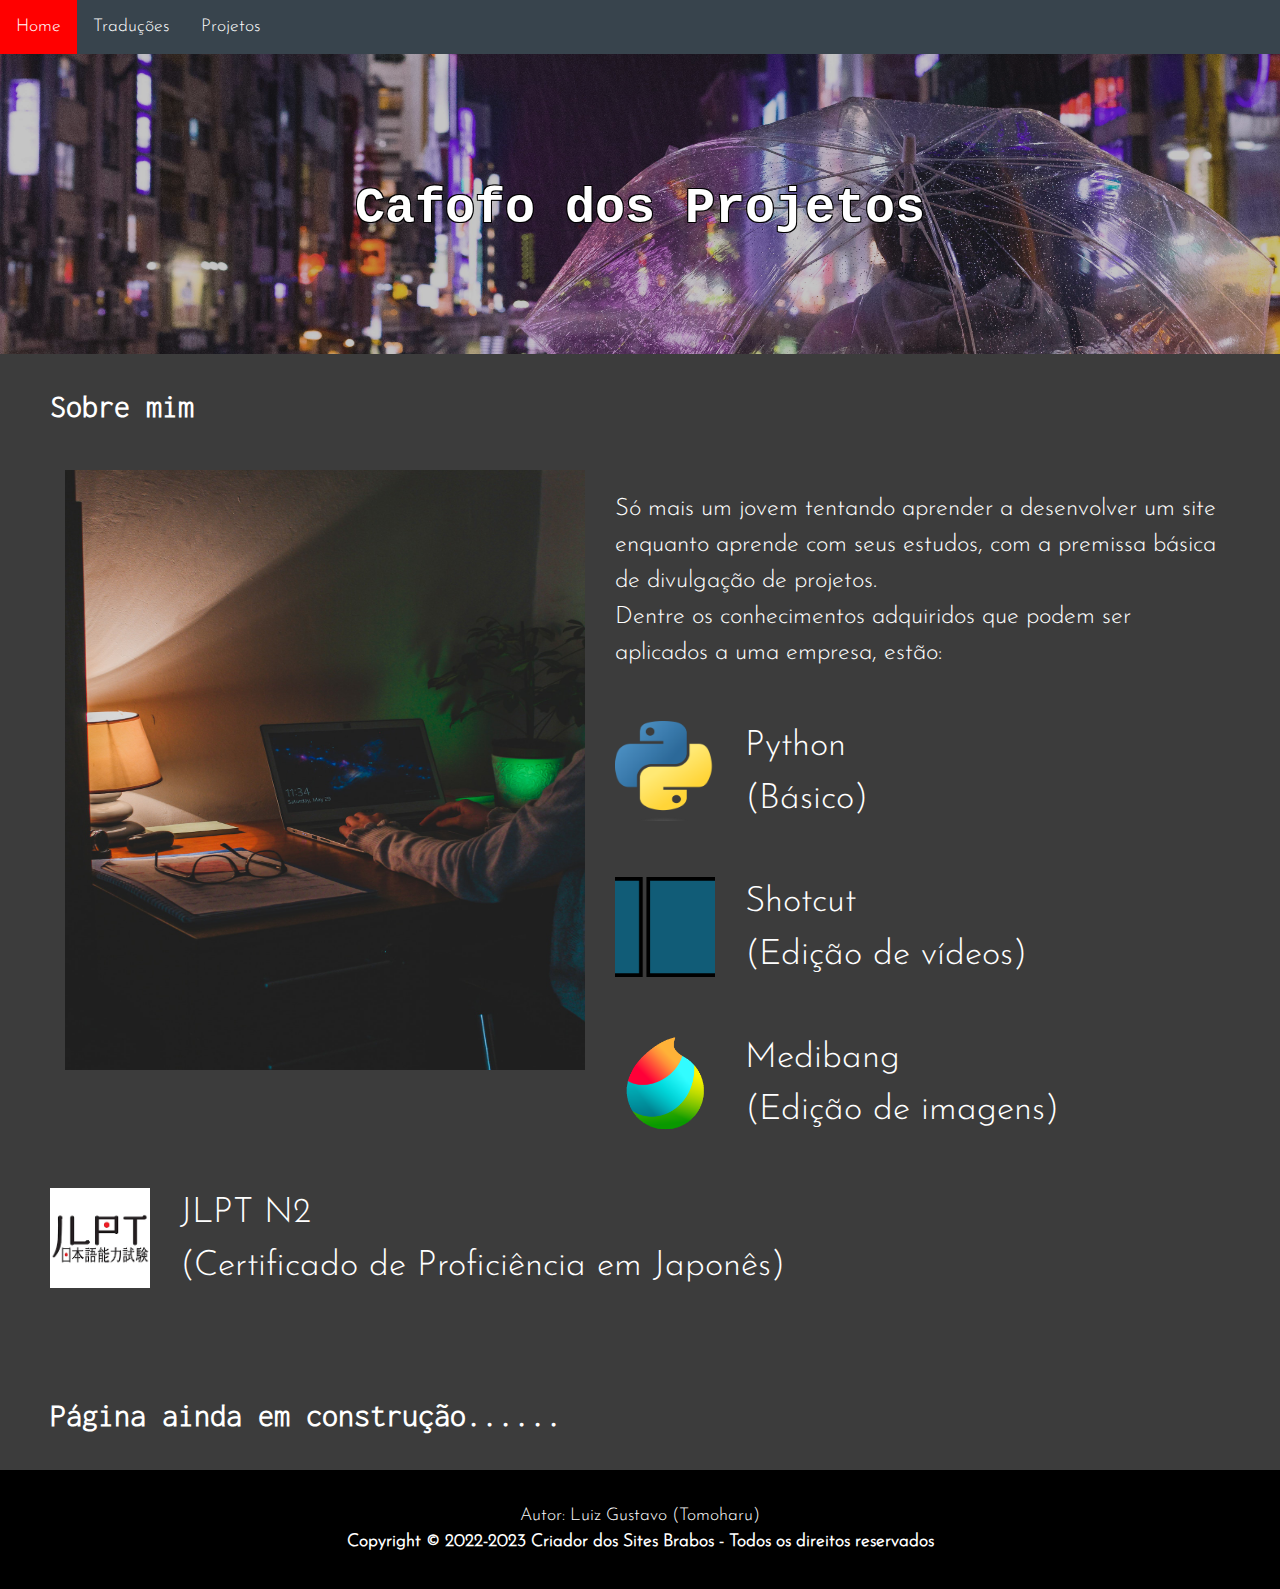
<file: index.html>
<!DOCTYPE html>
<html>
<head>
<link rel="stylesheet" href="estilo.css">
<title>Cafofo dos Projetos</title>
 <link rel="icon" type="image/x-icon" href="home-logo.png">
</head>
<body>


<ul>
  <li><a href="">Home</a></li>
  <li><a href="traducoes.html">Traduções</a></li>
  <li class="dropdown">
    <a href="javascript:void(0)" class="dropbtn">Projetos</a>
    <div class="dropdown-content">
      <a href="data-science.html">Data Science</a>
      <a href="mapa-japao.html">Mapa do Japão</a>
	  <a href="mamoru-kun.html">Mamoru-kun</a>
      <a href="python.html">Python</a>
      <a href="youtube.html">Youtube</a>
    </div>
  </li>
</ul>


<div class="container">
	<img src="cover3.jpg" alt="Cover" style="width:2000px;height:300px; opacity:0.7">
	<div style="color:white; font-family:courier; font-size:50px; text-shadow:-1px -1px 0 #000, 1px -1px 0 #000, -1px 1px 0 #000, 1px 1px 0 #000;" class="center"><b>Cafofo dos Projetos</b></div>
	</div>

<h1>Sobre mim</h1>

<p style="font-size:150%">
<img src="sobre-mim.jpg" alt="Smiley face" style="float:left;width:520px;height:600px; padding:15px; padding-right:30px"><br>
Só mais um jovem tentando aprender a desenvolver um site enquanto aprende com seus estudos, com a premissa básica de divulgação de projetos.<br>
Dentre os conhecimentos adquiridos que podem ser aplicados a uma empresa, estão:</p>

<p style="font-size:220%"><img src="python-logo.png" style="float:left;width:100px;height:100px; padding-right:30px">
Python<br>(Básico)</p>
<p style="font-size:220%"><img src="shotcut-logo.png" style="float:left;width:100px;height:100px; padding-right:30px">
Shotcut <br>(Edição de vídeos)</p>
<p style="font-size:220%"><img src="medibang-logo.png" style="float:left;width:100px;height:100px; padding-right:30px">
Medibang<br> (Edição de imagens)</p>
<p style="font-size:220%"><img src="jlpt-logo.png" style="float:left;width:100px;height:100px; padding-right:30px">
JLPT N2<br> (Certificado de Proficiência em Japonês)</p>

<h1><br>Página ainda em construção......
</h1>



<footer>
  <p>Autor: Luiz Gustavo (Tomoharu)<br>
  <strong>Copyright  © 2022-2023 Criador dos Sites Brabos - Todos os direitos reservados</p>
</footer>


</body>
</html>
</file>
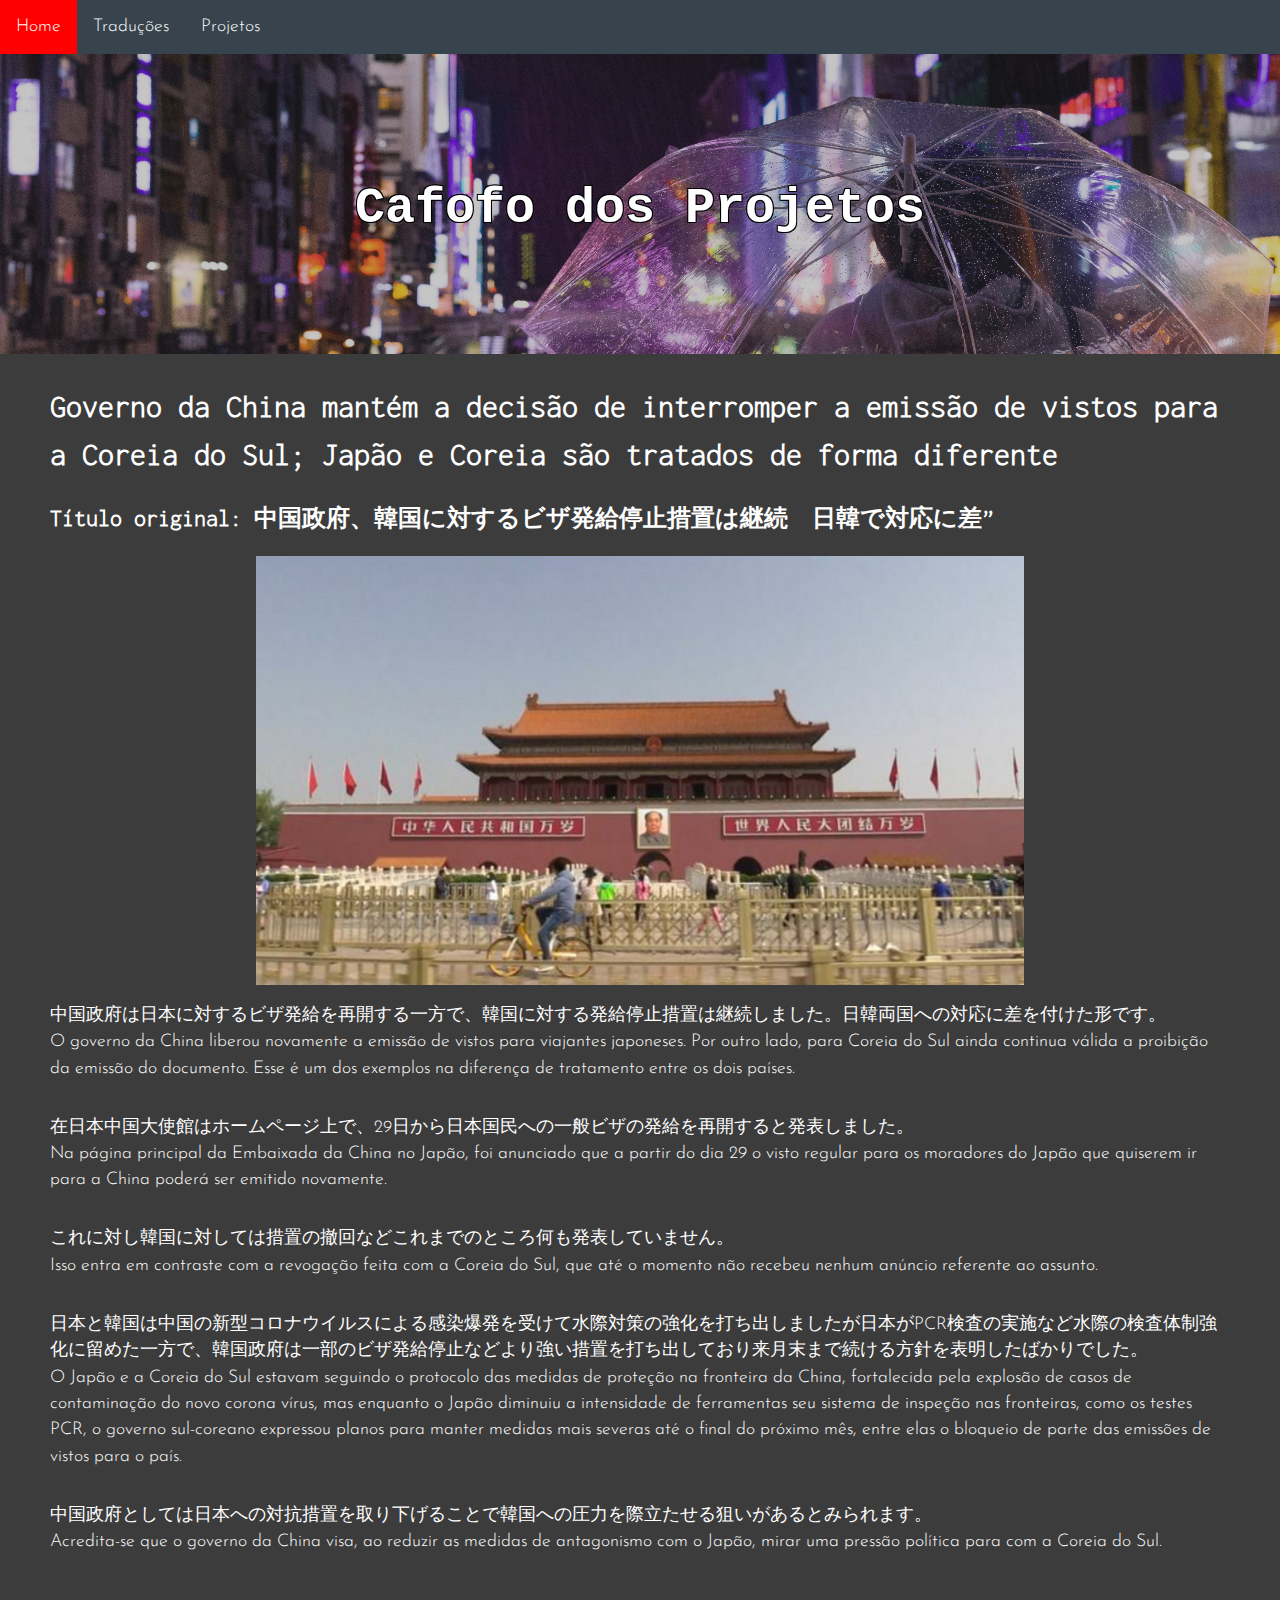
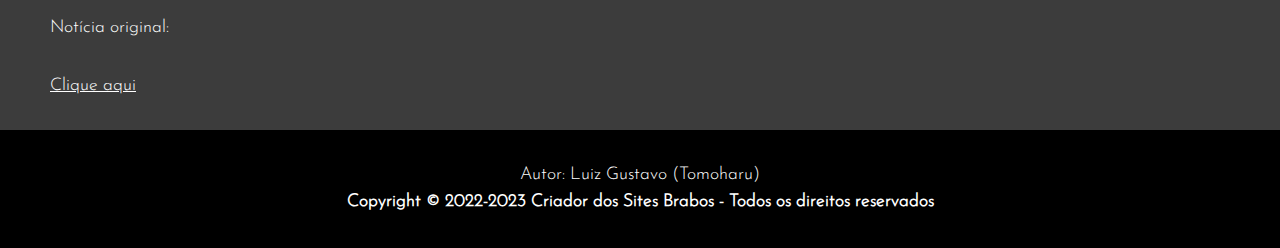
<file: governo-china-mantem-decisao.html>
<!DOCTYPE html>
<html>
<head>
<link rel="stylesheet" href="estilo.css">
<title>Governo da China mantém a decisão de interromper a emissão de vistos para a Coreia do Sul; Japão e Coreia são tratados de maneira diferente</title>
</head>
<body>



<ul>
  <li><a href="homepage.html">Home</a></li>
  <li><a href="traducoes.html">Traduções</a></li>
  <li class="dropdown">
    <a href="javascript:void(0)" class="dropbtn">Projetos</a>
    <div class="dropdown-content">
      <a href="data-science.html">Data Science</a>
      <a href="mapa-japao.html">Mapa do Japão</a>
	  <a href="mamoru-kun.html">Mamoru-kun</a>
      <a href="python.html">Python</a>
      <a href="youtube.html">Youtube</a>
    </div>
  </li>
</ul>




<div class="container">
	<img src="cover3.jpg" alt="Cover" style="width:2000px;height:300px; opacity:0.7">
	<div style="color:white; font-family:courier; font-size:50px; text-shadow:-1px -1px 0 #000, 1px -1px 0 #000, -1px 1px 0 #000, 1px 1px 0 #000;" class="center"><b>Cafofo dos Projetos</b></div>
	</div>


<h1>Governo da China mantém a decisão de interromper a emissão de vistos para a Coreia do Sul; Japão e Coreia são tratados de forma diferente</h1>
<h2>Título original: 中国政府、韓国に対するビザ発給停止措置は継続　日韓で対応に差”</h2>

<img class="centro" style="width:60%" src="governo-china-mantem-decisao-img-1.png">

<p>中国政府は日本に対するビザ発給を再開する一方で、韓国に対する発給停止措置は継続しました。日韓両国への対応に差を付けた形です。<br>
O governo da China liberou novamente a emissão de vistos para viajantes japoneses. Por outro lado, para Coreia do Sul ainda continua válida a proibição da emissão do documento. Esse é um dos exemplos na diferença de tratamento entre os dois países.</p>


<p>在日本中国大使館はホームページ上で、29日から日本国民への一般ビザの発給を再開すると発表しました。<br>
Na página principal da Embaixada da China no Japão, foi anunciado que a partir do dia 29 o visto regular para os moradores do Japão que quiserem ir para a China poderá ser emitido novamente.</p>

<p>これに対し韓国に対しては措置の撤回などこれまでのところ何も発表していません。<br>
Isso entra em contraste com a revogação feita com a Coreia do Sul, que até o momento não recebeu nenhum anúncio referente ao assunto.</p>

<p>日本と韓国は中国の新型コロナウイルスによる感染爆発を受けて水際対策の強化を打ち出しましたが日本がPCR検査の実施など水際の検査体制強化に留めた一方で、韓国政府は一部のビザ発給停止などより強い措置を打ち出しており来月末まで続ける方針を表明したばかりでした。<br>
O Japão e a Coreia do Sul estavam seguindo o protocolo das medidas de proteção na fronteira da China, fortalecida pela explosão de casos de contaminação do novo corona vírus, mas enquanto o Japão diminuiu a intensidade de ferramentas seu sistema de inspeção nas fronteiras, como os testes PCR, o governo sul-coreano expressou planos para manter medidas mais severas até o final do próximo mês, entre elas o bloqueio de parte das emissões de vistos para o país.</p>

<p>中国政府としては日本への対抗措置を取り下げることで韓国への圧力を際立たせる狙いがあるとみられます。<br>
Acredita-se que o governo da China visa, ao reduzir as medidas de antagonismo com o Japão, mirar uma pressão política para com a Coreia do Sul.</p>


<p><br>Notícia original:</p>
<a href="https://news.yahoo.co.jp/articles/05065c80cbcd86b4939e4777ed7387fc7596b192.html" style="color:white">Clique aqui<br></a>

<!<iframe class="centro" src="https://www3.nhk.or.jp/news/html/20221117/k10013894841000.html"  width="800" height="200"></a></!>

<footer>
  <p>Autor: Luiz Gustavo (Tomoharu)<br>
  <strong>Copyright  © 2022-2023 Criador dos Sites Brabos - Todos os direitos reservados</p>
</footer>

</body>
</html>
</file>
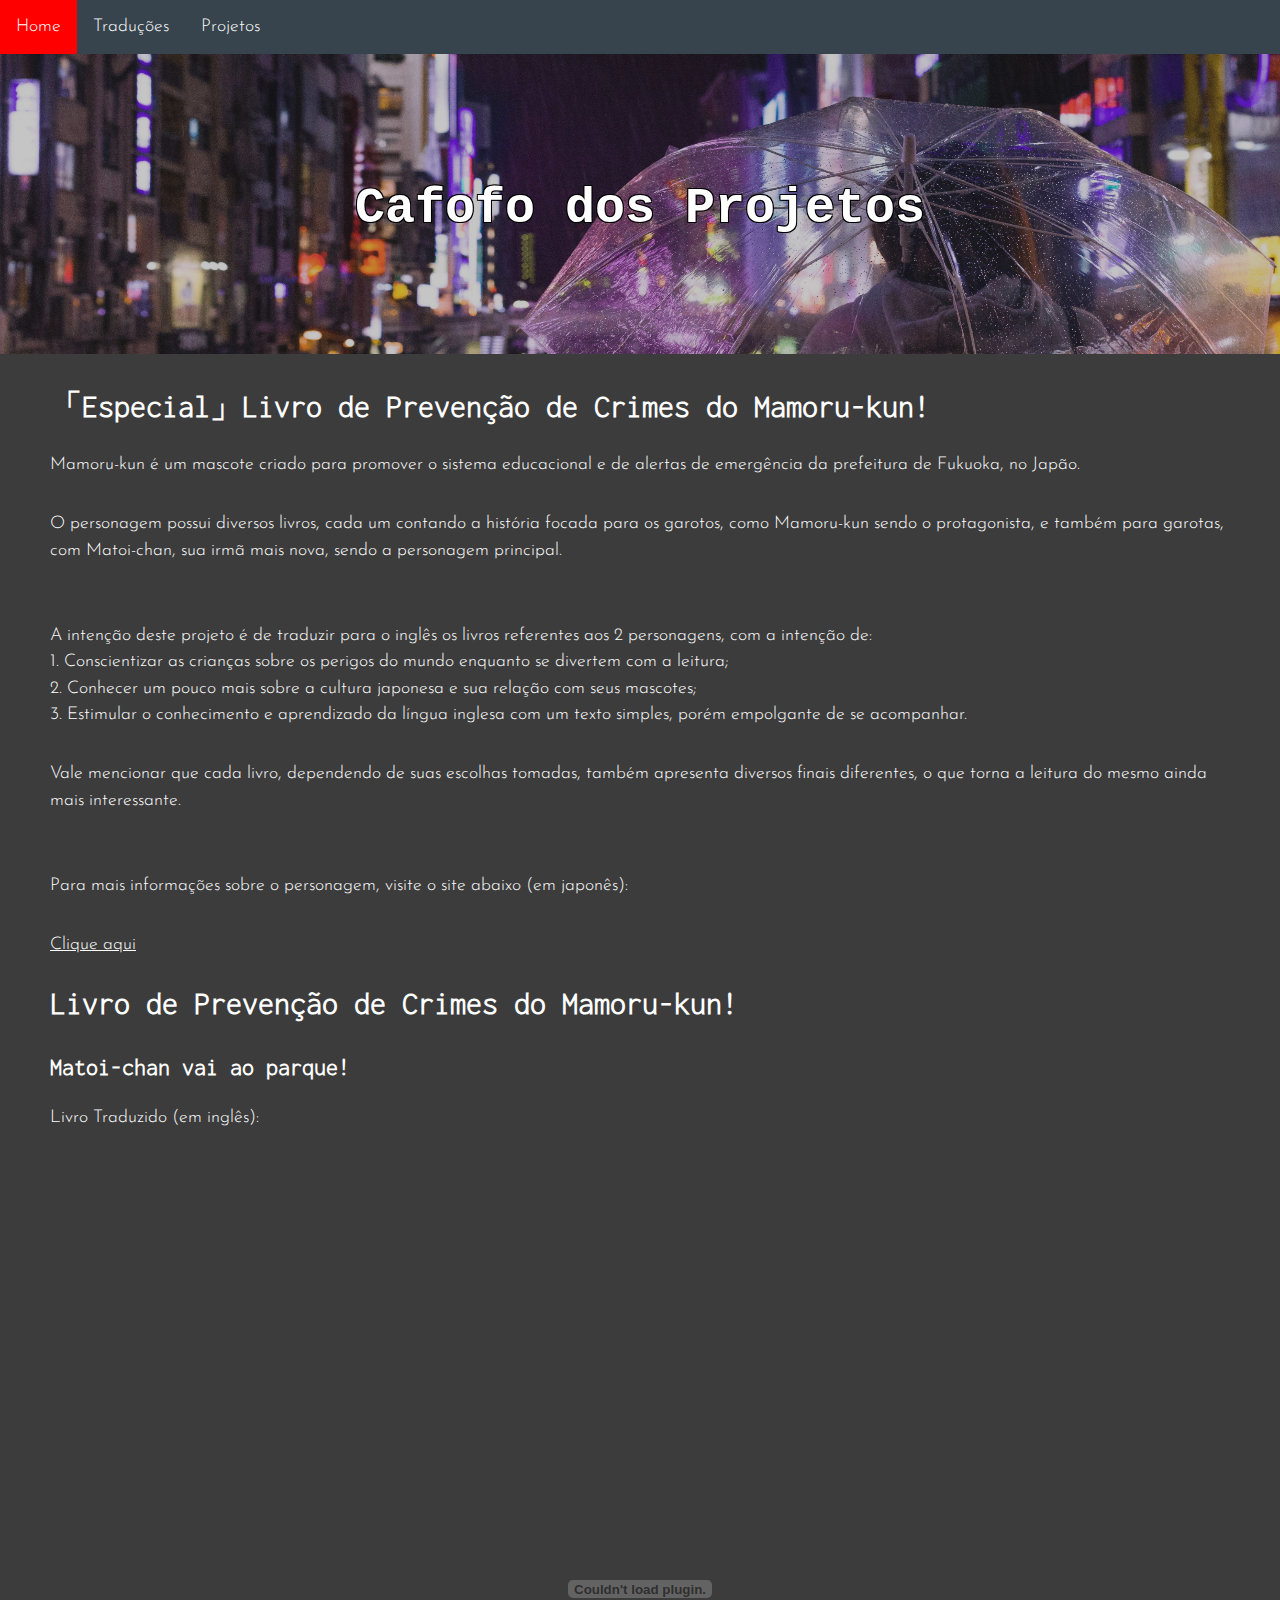
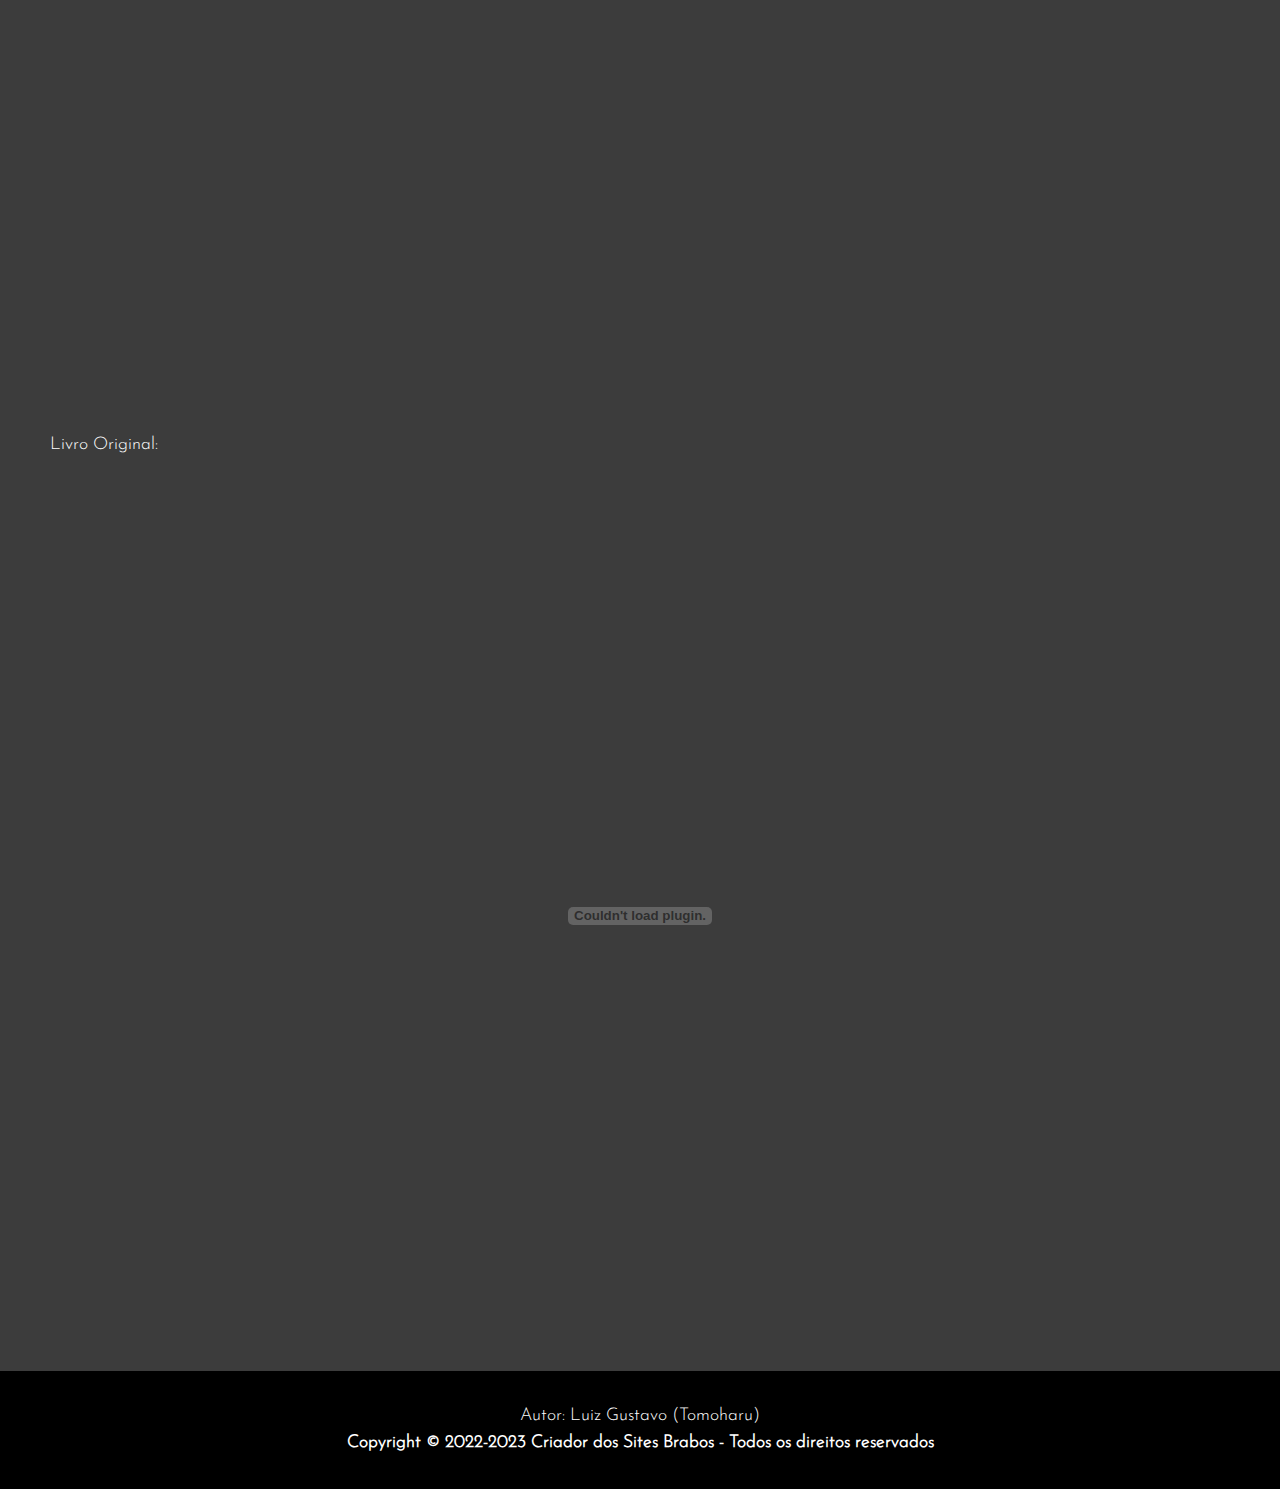
<file: mamoru-kun.html>
<!DOCTYPE html>
<html>
<head>
<link rel="stylesheet" href="estilo.css">
<title>「Especial」 Livro de Prevenção de Crimes do Mamoru-kun!</title>
</head>
<body>



<ul>
  <li><a href="homepage.html">Home</a></li>
  <li><a href="traducoes.html">Traduções</a></li>
  <li class="dropdown">
    <a href="javascript:void(0)" class="dropbtn">Projetos</a>
    <div class="dropdown-content">
      <a href="data-science.html">Data Science</a>
      <a href="mapa-japao.html">Mapa do Japão</a>
	  <a href="mamoru-kun.html">Mamoru-kun</a>
      <a href="python.html">Python</a>
      <a href="youtube.html">Youtube</a>
    </div>
  </li>
</ul>


<div class="container">
	<img src="cover3.jpg" alt="Cover" style="width:2000px;height:300px; opacity:0.7">
	<div style="color:white; font-family:courier; font-size:50px; text-shadow:-1px -1px 0 #000, 1px -1px 0 #000, -1px 1px 0 #000, 1px 1px 0 #000;" class="center"><b>Cafofo dos Projetos</b></div>
	</div>


<h1>「Especial」Livro de Prevenção de Crimes do Mamoru-kun!</h1>

<p>Mamoru-kun é um mascote criado para promover o sistema educacional e de alertas de emergência da prefeitura de Fukuoka, no Japão.</p>
<p>O personagem possui diversos livros, cada um contando a história focada para os garotos, como Mamoru-kun sendo o protagonista, e também para garotas, com Matoi-chan, sua irmã mais nova, sendo a personagem principal.</p>

<p><br>A intenção deste projeto é de traduzir para o inglês os livros referentes aos 2 personagens, com a intenção de:<br>
1. Conscientizar as crianças sobre os perigos do mundo enquanto se divertem com a leitura;<br>
2. Conhecer um pouco mais sobre a cultura japonesa e sua relação com seus mascotes;<br>
3. Estimular o conhecimento e aprendizado da língua inglesa com um texto simples, porém empolgante de se acompanhar.</p>

<p>Vale mencionar que cada livro, dependendo de suas escolhas tomadas, também apresenta diversos finais diferentes, o que torna a leitura do mesmo ainda mais interessante.</p>

<p><br>Para mais informações sobre o personagem, visite o site abaixo (em japonês):</p>
<a href="https://www.cc2.co.jp/mamoru/" style="color:white">Clique aqui<br></a>


<h1>Livro de Prevenção de Crimes do Mamoru-kun!</h1>
<h2>Matoi-chan vai ao parque!</h2>

<p>Livro Traduzido (em inglês):</p>

<embed class="centro" src="matoipark-translated.pdf" width="650" height="850" 
 type="application/pdf">

<p>Livro Original:</p>

<embed class="centro" src="matoipark.pdf" width="650" height="850" 
 type="application/pdf">



<footer>
  <p>Autor: Luiz Gustavo (Tomoharu)<br>
  <strong>Copyright  © 2022-2023 Criador dos Sites Brabos - Todos os direitos reservados</p>
</footer>

</body>
</html>
</file>
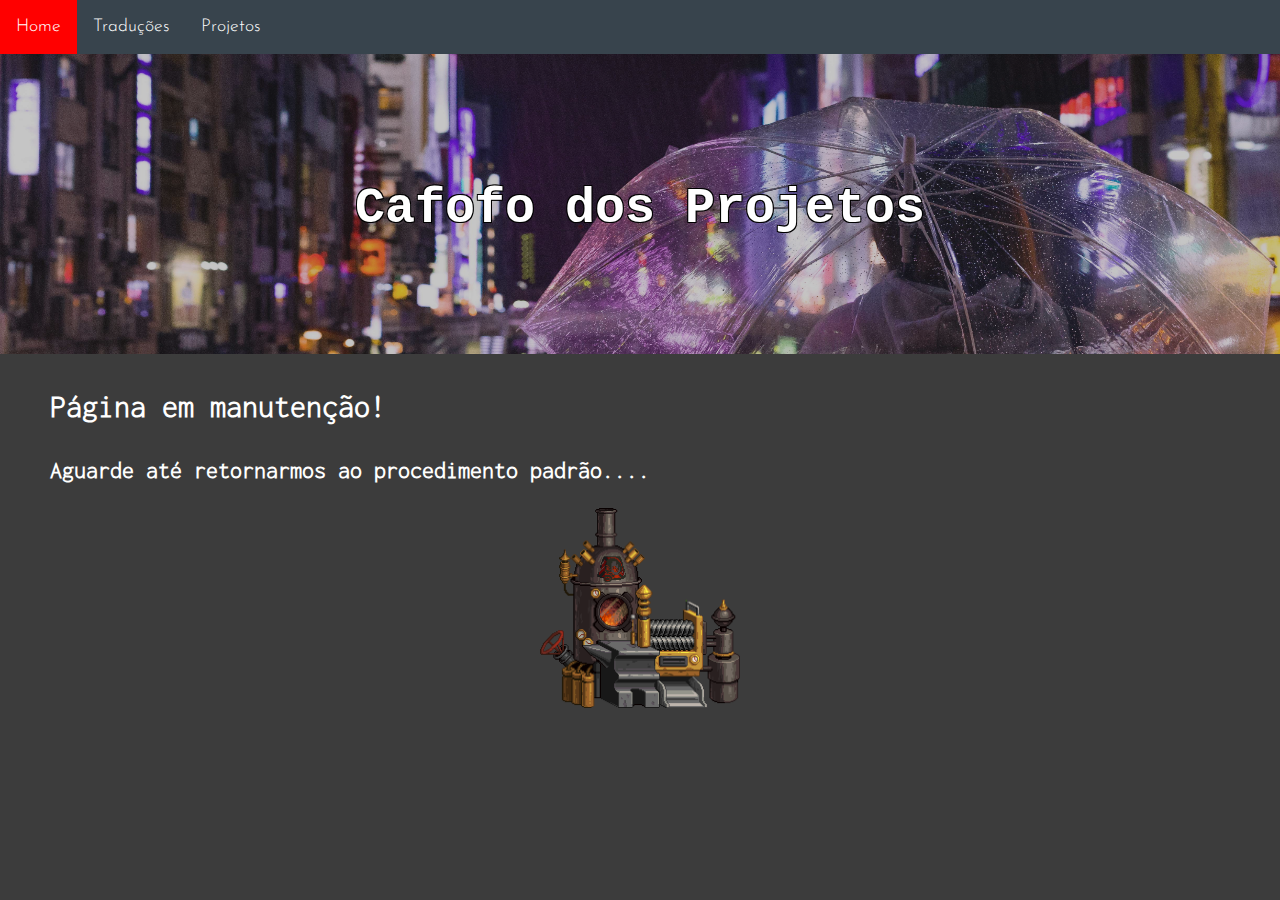
<file: manutencao.html>
<!DOCTYPE html>
<html>
<head>
<link rel="stylesheet" href="estilo.css">
<title>Página em Manutenção!</title>
</head>
<body>

<ul>
  <li><a href="homepage.html">Home</a></li>
  <li><a href="traducoes.html">Traduções</a></li>
  <li class="dropdown">
    <a href="javascript:void(0)" class="dropbtn">Projetos</a>
    <div class="dropdown-content">
      <a href="data-science.html">Data Science</a>
      <a href="mapa-japao.html">Mapa do Japão</a>
	  <a href="mamoru-kun.html">Mamoru-kun</a>
      <a href="python.html">Python</a>
      <a href="youtube.html">Youtube</a>
    </div>
  </li>
</ul>

<div class="container">
	<img src="cover3.jpg" alt="Cover" style="width:2000px;height:300px; opacity:0.7">
	<div style="color:white; font-family:courier; font-size:50px; text-shadow:-1px -1px 0 #000, 1px -1px 0 #000, -1px 1px 0 #000, 1px 1px 0 #000;" class="center"><b>Cafofo dos Projetos</b></div>
	</div>


<h1>Página em manutenção! </h1>
<h2>Aguarde até retornarmos ao procedimento padrão....</h2>

<img class="centro" style="width:200px; height:200px" src="fornalha.gif">



<br><br>
</file>
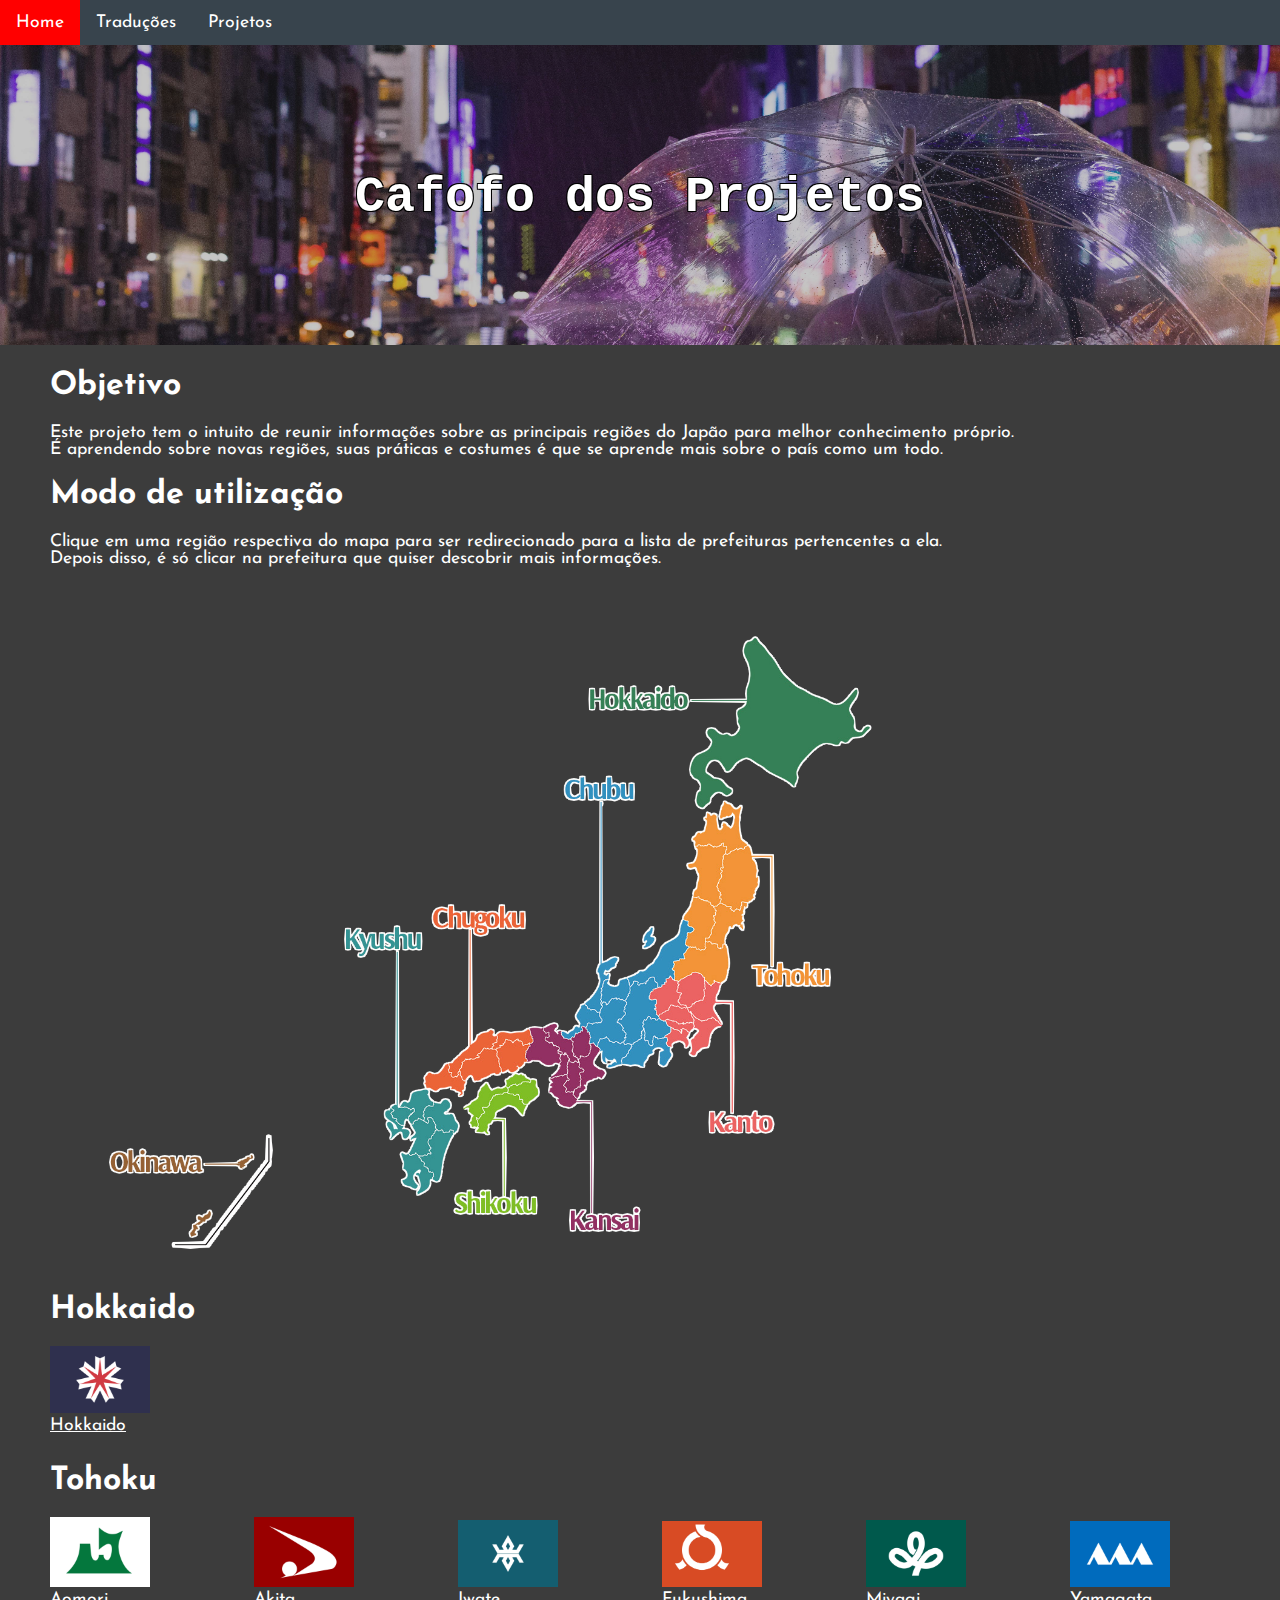
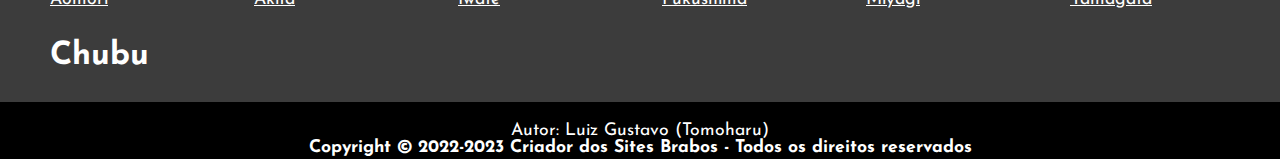
<file: mapa-japao.html>
<!DOCTYPE html>
<html>
<head>
<link rel="stylesheet" href="https://fonts.googleapis.com/css?family=Josefin+Sans">
<title>Mapa do Japão</title>
 <link rel="icon" type="image/x-icon" href="home-logo.png">
<style>

.container{
position: relative;
}

.center {
position: absolute;
top: 50%;
left: 50%;
transform: translate(-50%, -50%);
font-size: 18px;
padding-left:0px;
}

img{
max-width: 100%;
height: auto;
}

ul {
  list-style-type: none;
  margin: 0;
  padding: 0;
  overflow: hidden;
  background-color: #38444d;
}

li {
  float: left;
}

li a, .dropbtn {
  display: inline-block;
  color: white;
  font-size:110%;
  font-family:Josefin Sans;
  text-align: center;
  padding: 14px 16px;
  text-decoration: none;
}

li a:hover, .dropdown:hover .dropbtn {
  background-color: red;
}

li.dropdown {
  display: inline-block;
}

.dropdown-content {
  display: none;
  position: absolute;
  background-color: #f9f9f9;
  min-width: 160px;
  box-shadow: 0px 8px 16px 0px rgba(0,0,0,0.2);
  z-index: 1;
}

.dropdown-content a {
  color: black;
  padding: 12px 16px;
  text-decoration: none;
  display: block;
  text-align: left;
}

.dropdown-content a:hover {background-color: #f1f1f1;}

.dropdown:hover .dropdown-content {
  display: block;
}

</style>
</head>
<body>


<ul>
  <li><a href="homepage.html">Home</a></li>
  <li><a href="traducoes.html">Traduções</a></li>
  <li class="dropdown">
    <a href="javascript:void(0)" class="dropbtn">Projetos</a>
    <div class="dropdown-content">
      <a href="data-science.html">Data Science</a>
      <a href="mapa-japao.html">Mapa do Japão</a>
	  <a href="mamoru-kun.html">Mamoru-kun</a>
      <a href="python.html">Python</a>
      <a href="youtube.html">Youtube</a>
    </div>
  </li>
</ul>



<style>

body{
margin:0;
background-color:rgb(60, 60, 60);
color:white;
}
p, h2, table{
padding-left:50px;
padding-right:50px;
margin-bottom:0px;
font-size:110%;
font-family:Josefin Sans;
}

h1{
padding-left:50px;
padding-right:50px;
font-family:Josefin Sans;
}
footer {
  text-align: center;
  margin-top:30px;
  padding: 3px;
  background-color: black;
  color: white;
}


.items{
    text-align:left;
    margin:10px auto;
}
.items figure{
    margin:10px 50px;
    display:inline-block;
    text-decoration:none;
    color:white;
}

figcaption{
font-size:110%;
font-family:Josefin Sans;
}


</style>

<div class="container">
	<img src="cover3.jpg" alt="Cover" style="width:2000px;height:300px; opacity:0.7">
	<div style="color:white; font-family:courier; font-size:50px; text-shadow:-1px -1px 0 #000, 1px -1px 0 #000, -1px 1px 0 #000, 1px 1px 0 #000;" class="center"><b>Cafofo dos Projetos</b></div>
	</div>

<h1>Objetivo</h1>
<p>Este projeto tem o intuito de reunir informações sobre as principais regiões do Japão para melhor conhecimento próprio.<br>
É aprendendo sobre novas regiões, suas práticas e costumes é que se aprende mais sobre o país como um todo.

<h1> Modo de utilização </h1>
<p> Clique em uma região respectiva do mapa para ser redirecionado para a lista de prefeituras pertencentes a ela.<br>
Depois disso, é só clicar na prefeitura que quiser descobrir mais informações.</p>


<svg style="width:75%" version="1.1" xmlns="http://www.w3.org/2000/svg" xmlns:xlink="http://www.w3.org/1999/xlink" viewBox="0 0 1584 1158">
  <image width="1584" height="1158" xlink:href="mapa-japao-sem-fundo.png"></image> <a xlink:href="#Hokkaido">
    <rect x="1136" y="119" fill="#fff" opacity="0" width="275" height="260"></rect>
  </a><a xlink:href="#Tohoku">
    <rect x="1132" y="386" fill="#fff" opacity="0" width="124" height="281"></rect>
  </a><a xlink:href="#Kanto">
    <rect x="1074" y="670" fill="#fff" opacity="0" width="136" height="125"></rect>
  </a><a xlink:href="#Chubu">
    <rect x="980" y="637" fill="#fff" opacity="0" width="95" height="184"></rect>
  </a><a xlink:href="#Shikoku">
    <rect x="772" y="832" fill="#fff" opacity="0" width="100" height="100"></rect>
  </a><a xlink:href="#Kansai">
    <rect x="874" y="748" fill="#fff" opacity="0" width="120" height="142"></rect>
  </a><a xlink:href="#Chugoku">
    <rect x="695" y="739" fill="#fff" opacity="0" width="176" height="100"></rect>
  </a><a xlink:href="#Okinawa">
    <rect x="171" y="892" fill="#fff" opacity="0" width="290" height="253"></rect>
  </a><a xlink:href="#Kyushu">
    <rect x="630" y="860" fill="#fff" opacity="0" width="124" height="178"></rect>
  </a>
</svg>


<h1 style="margin-bottom:0px" id="Hokkaido">Hokkaido</h1>
<div class="items">
    <figure>
        <a href="manutencao.html" style="color:white"><img src="hokkaido-flag.png" width="100px" height="75px">
        <figcaption>Hokkaido</figcaption><a/>
    </figure>

</div>

<h1 style="margin-bottom:0px" id="Tohoku">Tohoku</h1>
<div class="items">
    <figure>
        <a href="manutencao.html" style="color:white"><img src="aomori-flag.png" width="100px" height="75px">
        <figcaption>Aomori</figcaption><a/>
    </figure>
    <figure>
        <a href="manutencao.html" style="color:white"><img src="akita-flag.png" width="100px" height="75px"> 
        <figcaption>Akita</figcaption><a/>
    </figure>
	    <figure>
        <a href="manutencao.html" style="color:white"><img src="iwate-flag.png" width="100px" height="75px"> 
        <figcaption>Iwate</figcaption><a/>
    </figure>
	    <figure>
        <a href="manutencao.html" style="color:white"><img src="fukushima-flag.png" width="100px" height="75px"> 
        <figcaption>Fukushima</figcaption><a/>
    </figure>
	    <figure>
        <a href="manutencao.html" style="color:white"><img src="miyagi-flag.png" width="100px" height="75px"> 
        <figcaption>Miyagi</figcaption><a/>
    </figure>
	    <figure>
        <a href="manutencao.html" style="color:white"><img src="yamagata-flag.png" width="100px" height="75px"> 
        <figcaption>Yamagata</figcaption><a/>
    </figure>
</div>

<h1>Chubu</h1>



<script src="http://ajax.googleapis.com/ajax/libs/jquery/1.11.0/jquery.min.js"></script>
	<script type="text/javascript" src="image-map-resizer-1.0.0/js/imageMapResizer.min.js"></script>
	<script type="text/javascript">

		$('map').imageMapResize();

	</script>

<footer>
  <p>Autor: Luiz Gustavo (Tomoharu)<br>
  <strong>Copyright  © 2022-2023 Criador dos Sites Brabos - Todos os direitos reservados</p>
</footer>


</body>
</html>
</file>
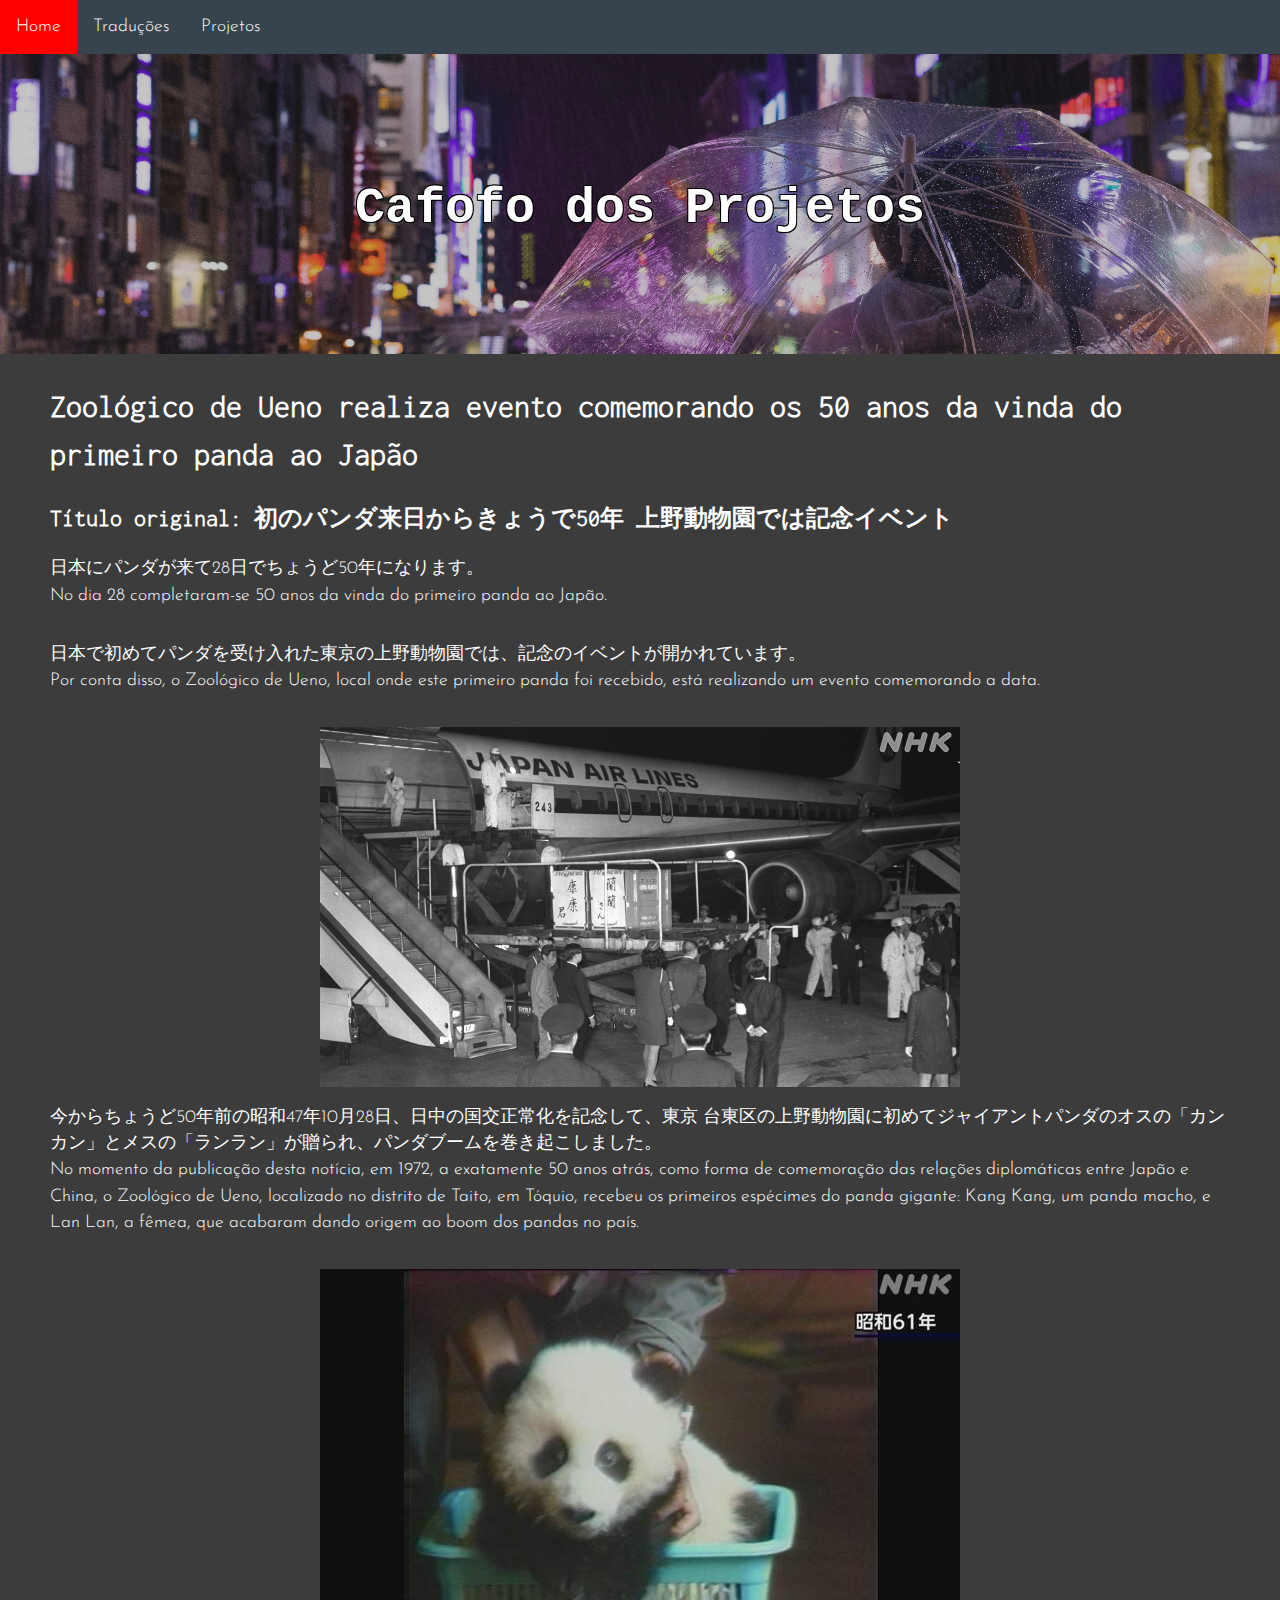
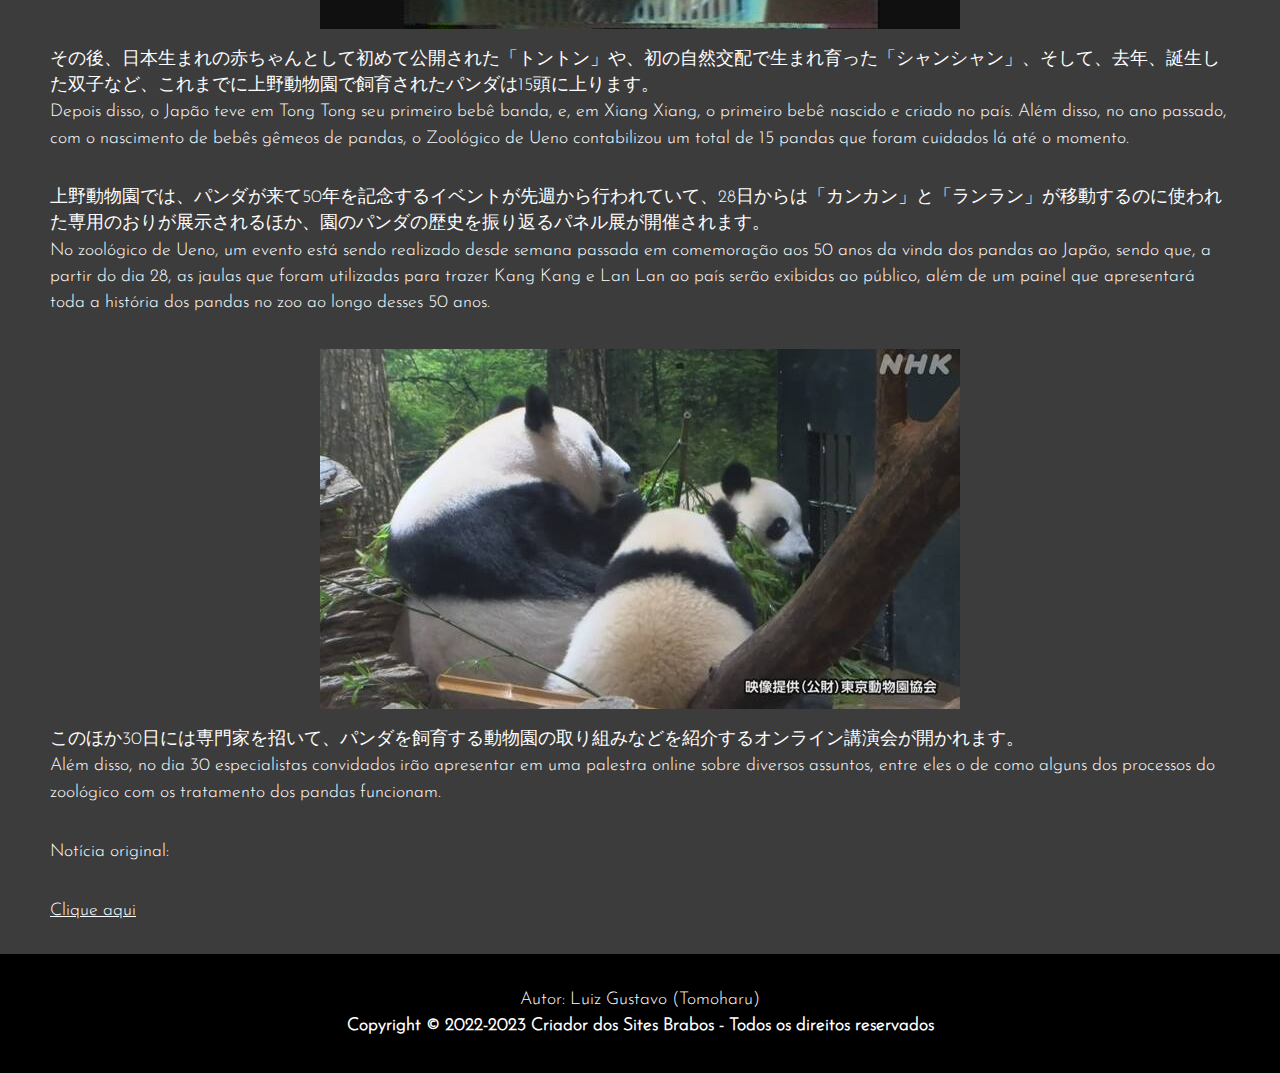
<file: panda-50-anos.html>
<!DOCTYPE html>
<html>
<head>
<link rel="stylesheet" href="estilo.css">
<title>Zoológico de Ueno realiza evento comemorando os 50 anos da vinda do primeiro panda ao Japão</title>
</head>
<body>


<ul>
  <li><a href="homepage.html">Home</a></li>
  <li><a href="traducoes.html">Traduções</a></li>
  <li class="dropdown">
    <a href="javascript:void(0)" class="dropbtn">Projetos</a>
    <div class="dropdown-content">
      <a href="data-science.html">Data Science</a>
      <a href="mapa-japao.html">Mapa do Japão</a>
	  <a href="mamoru-kun.html">Mamoru-kun</a>
      <a href="python.html">Python</a>
      <a href="youtube.html">Youtube</a>
    </div>
  </li>
</ul>


<div class="container">
	<img src="cover3.jpg" alt="Cover" style="width:2000px;height:300px; opacity:0.7">
	<div style="color:white; font-family:courier; font-size:50px; text-shadow:-1px -1px 0 #000, 1px -1px 0 #000, -1px 1px 0 #000, 1px 1px 0 #000;" class="center"><b>Cafofo dos Projetos</b></div>
	</div>


<h1>Zoológico de Ueno realiza evento comemorando os 50 anos da vinda do primeiro panda ao Japão</h1>
<h2>Título original: 初のパンダ来日からきょうで50年 上野動物園では記念イベント</h2>

<p> 日本にパンダが来て28日でちょうど50年になります。<br>
No dia 28 completaram-se 50 anos da vinda do primeiro panda ao Japão.</p>
<p>日本で初めてパンダを受け入れた東京の上野動物園では、記念のイベントが開かれています。<br>
Por conta disso, o Zoológico de Ueno, local onde este primeiro panda foi recebido, está realizando um evento comemorando a data.</p>

<img class="centro" src="panda-1.png">

<p>今からちょうど50年前の昭和47年10月28日、日中の国交正常化を記念して、東京 台東区の上野動物園に初めてジャイアントパンダのオスの「カンカン」とメスの「ランラン」が贈られ、パンダブームを巻き起こしました。<br>
No momento da publicação desta notícia, em 1972, a exatamente 50 anos atrás, como forma de comemoração das relações diplomáticas entre Japão e China, o Zoológico de Ueno, localizado no distrito de Taito, em Tóquio, recebeu os primeiros espécimes do panda gigante: Kang Kang, um panda macho, e Lan Lan, a fêmea, que acabaram dando origem ao boom dos pandas no país.</p>

<img class="centro" src="panda-2.png">
<p>その後、日本生まれの赤ちゃんとして初めて公開された「トントン」や、初の自然交配で生まれ育った「シャンシャン」、そして、去年、誕生した双子など、これまでに上野動物園で飼育されたパンダは15頭に上ります。<br>
Depois disso, o Japão teve em Tong Tong seu primeiro bebê banda, e, em Xiang Xiang, o primeiro bebê nascido e criado no país. Além disso, no ano passado, com o nascimento de bebês gêmeos de pandas, o Zoológico de Ueno contabilizou um total de 15 pandas que foram cuidados lá até o momento.</p>
<p>上野動物園では、パンダが来て50年を記念するイベントが先週から行われていて、28日からは「カンカン」と「ランラン」が移動するのに使われた専用のおりが展示されるほか、園のパンダの歴史を振り返るパネル展が開催されます。<br>
No zoológico de Ueno, um evento está sendo realizado desde semana passada em comemoração aos 50 anos da vinda dos pandas ao Japão, sendo que, a partir do dia 28, as jaulas que foram utilizadas para trazer Kang Kang e Lan Lan ao país serão exibidas ao público, além de um painel que apresentará toda a história dos pandas no zoo ao longo desses 50 anos.
</p>

<img class="centro" src="panda-3.png">
<p>このほか30日には専門家を招いて、パンダを飼育する動物園の取り組みなどを紹介するオンライン講演会が開かれます。<br>
Além disso, no dia 30 especialistas convidados irão apresentar em uma palestra online sobre diversos assuntos, entre eles o de como alguns dos processos do zoológico com os tratamento dos pandas funcionam.</p>
<p>Notícia original:</p>
<a href="https://www3.nhk.or.jp/news/html/20221028/k10013872511000.html" style="color:white">Clique aqui<br></a>

<footer>
  <p>Autor: Luiz Gustavo (Tomoharu)<br>
  <strong>Copyright  © 2022-2023 Criador dos Sites Brabos - Todos os direitos reservados</p>
</footer>

</body>
</html>
</file>
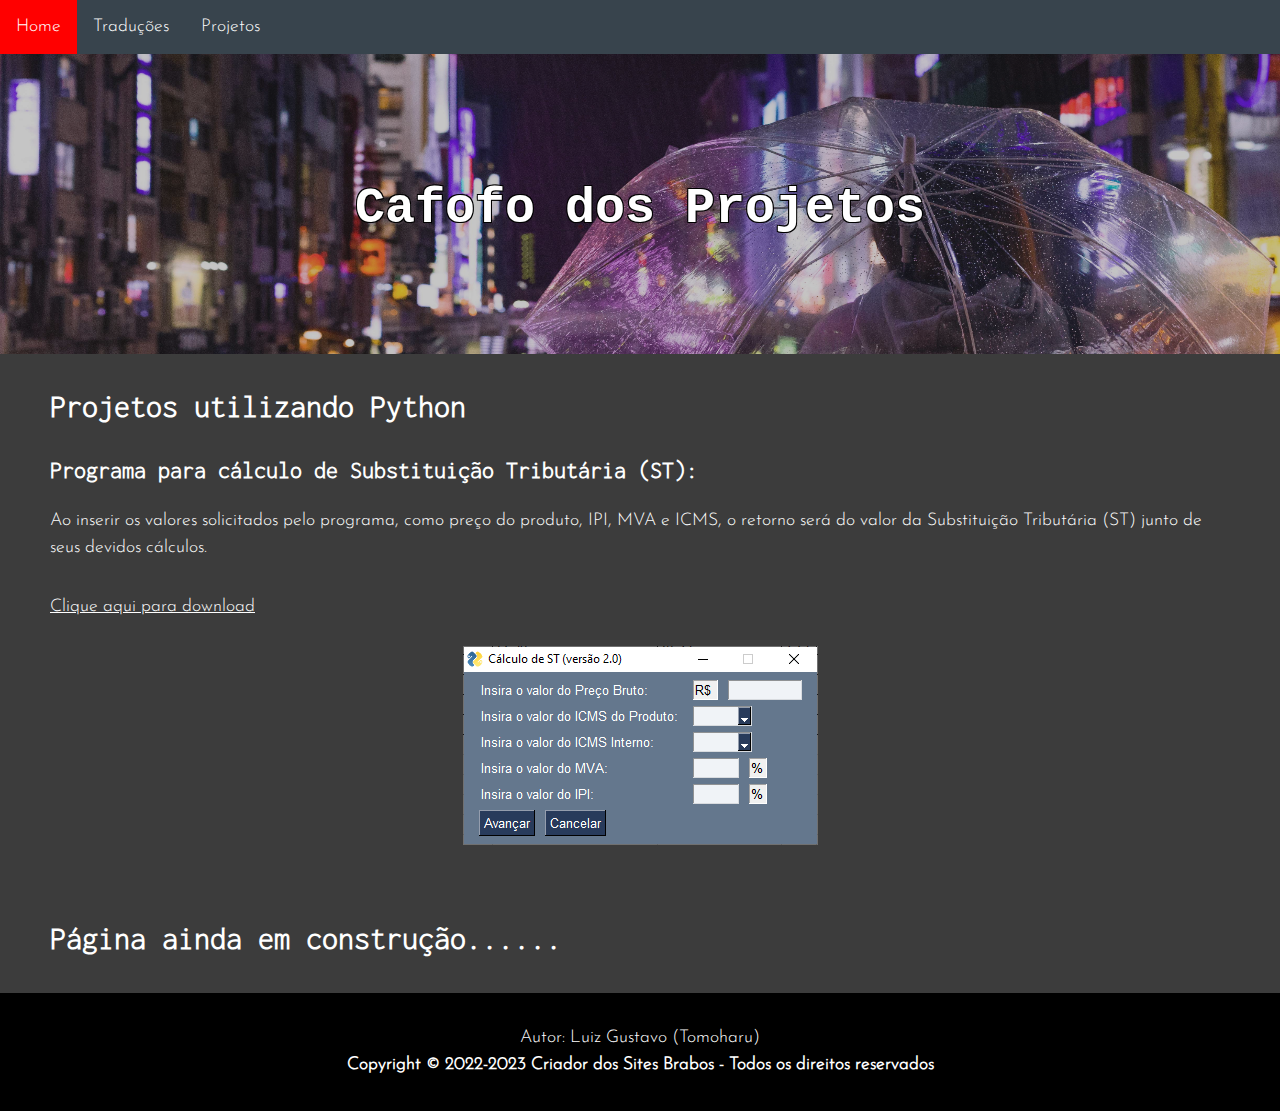
<file: python.html>
<!DOCTYPE html>
<html>
<head>
<link rel="stylesheet" href="estilo.css">
<title>Projetos com Python</title>
</head>
<body>


<ul>
  <li><a href="homepage.html">Home</a></li>
  <li><a href="traducoes.html">Traduções</a></li>
  <li class="dropdown">
    <a href="javascript:void(0)" class="dropbtn">Projetos</a>
    <div class="dropdown-content">
      <a href="data-science.html">Data Science</a>
      <a href="mapa-japao.html">Mapa do Japão</a>
	  <a href="mamoru-kun.html">Mamoru-kun</a>
      <a href="python.html">Python</a>
      <a href="youtube.html">Youtube</a>
    </div>
  </li>
</ul>


<div class="container">
	<img src="cover3.jpg" alt="Cover" style="width:2000px;height:300px; opacity:0.7">
	<div style="color:white; font-family:courier; font-size:50px; text-shadow:-1px -1px 0 #000, 1px -1px 0 #000, -1px 1px 0 #000, 1px 1px 0 #000;" class="center"><b>Cafofo dos Projetos</b></div>
	</div>


<h1>Projetos utilizando Python </h1>
<h2>Programa para cálculo de Substituição Tributária (ST):</h2>

<p> Ao inserir os valores solicitados pelo programa, como preço do produto, IPI, MVA e ICMS, o retorno será do valor da Substituição Tributária (ST) junto de seus devidos cálculos.
</p>
<a href="https://github.com/Tomoharuu/Calculo-ST/blob/main/C%C3%A1lculo-ST%20(ver.%202.0).exe?raw=true" style="color:white">Clique aqui para download<br><br></a>

<img class="centro" src="imagem-programa-st.png">

<h1><br>Página ainda em construção......
</h1>

<footer>
  <p>Autor: Luiz Gustavo (Tomoharu)<br>
  <strong>Copyright  © 2022-2023 Criador dos Sites Brabos - Todos os direitos reservados</p>
</footer>

</body>
</html>
</file>
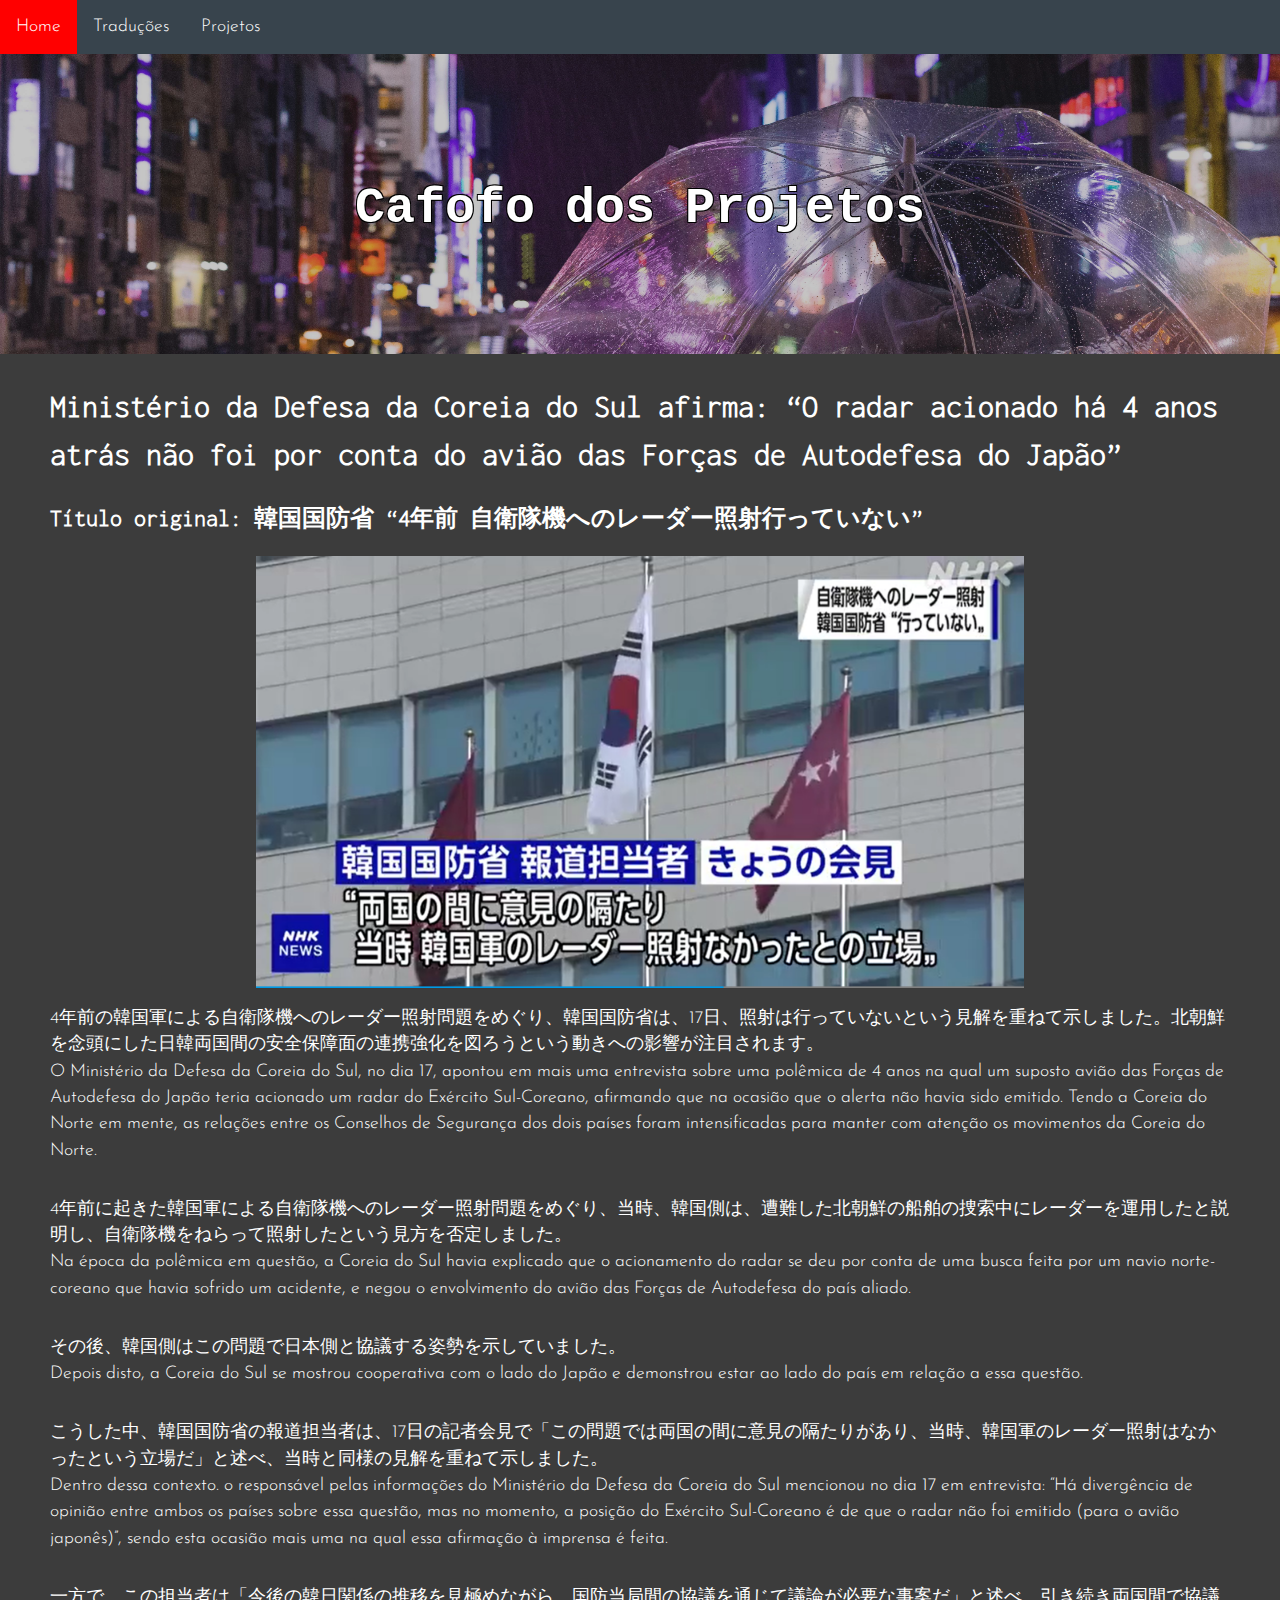
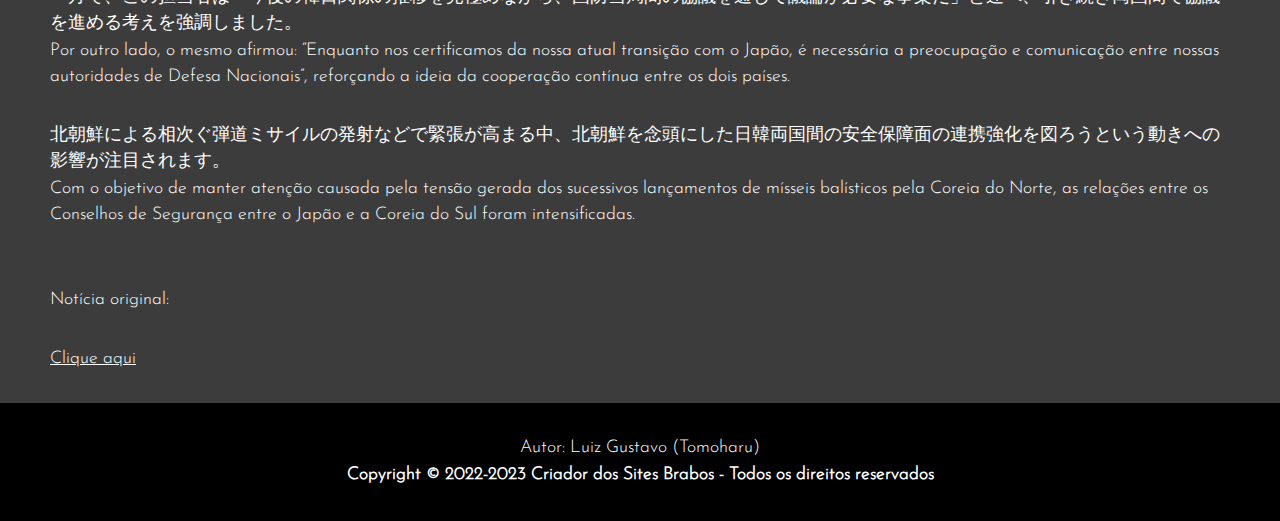
<file: radar-coreia-sul.html>
<!DOCTYPE html>
<html>
<head>
<link rel="stylesheet" href="estilo.css">
<title>Ministério da Defesa da Coreia do Sul afirma: “O radar acionado há 4 anos atrás não foi por conta do avião das Forças de Autodefesa do Japão”</title>

</head>
<body>



<ul>
  <li><a href="homepage.html">Home</a></li>
  <li><a href="traducoes.html">Traduções</a></li>
  <li class="dropdown">
    <a href="javascript:void(0)" class="dropbtn">Projetos</a>
    <div class="dropdown-content">
      <<a href="data-science.html">Data Science</a>
      <a href="mapa-japao.html">Mapa do Japão</a>
	  <a href="mamoru-kun.html">Mamoru-kun</a>
      <a href="python.html">Python</a>
      <a href="youtube.html">Youtube</a>
    </div>
  </li>
</ul>




<div class="container">
	<img src="cover3.jpg" alt="Cover" style="width:2000px;height:300px; opacity:0.7">
	<div style="color:white; font-family:courier; font-size:50px; text-shadow:-1px -1px 0 #000, 1px -1px 0 #000, -1px 1px 0 #000, 1px 1px 0 #000;" class="center"><b>Cafofo dos Projetos</b></div>
	</div>


<h1>Ministério da Defesa da Coreia do Sul afirma: “O radar acionado há 4 anos atrás não foi por conta do avião das Forças de Autodefesa do Japão” </h1>
<h2>Título original: 韓国国防省 “4年前 自衛隊機へのレーダー照射行っていない”</h2>

<img class="centro" style="width:60%" src="bandeiras-coreia.png">

<p> 4年前の韓国軍による自衛隊機へのレーダー照射問題をめぐり、韓国国防省は、17日、照射は行っていないという見解を重ねて示しました。北朝鮮を念頭にした日韓両国間の安全保障面の連携強化を図ろうという動きへの影響が注目されます。<br>
O Ministério da Defesa da Coreia do Sul, no dia 17, apontou em mais uma entrevista sobre uma polêmica de 4 anos na qual um suposto avião das Forças de Autodefesa do Japão teria acionado um radar do Exército Sul-Coreano, afirmando que na ocasião que o alerta não havia sido emitido. Tendo a Coreia do Norte em mente, as relações entre os Conselhos de Segurança dos dois países foram intensificadas para manter com atenção os movimentos da Coreia do Norte.</p>


<p>4年前に起きた韓国軍による自衛隊機へのレーダー照射問題をめぐり、当時、韓国側は、遭難した北朝鮮の船舶の捜索中にレーダーを運用したと説明し、自衛隊機をねらって照射したという見方を否定しました。<br>
Na época da polêmica em questão, a Coreia do Sul havia explicado que o acionamento do radar se deu por conta de uma busca feita por um navio norte-coreano que havia sofrido um acidente, e negou o envolvimento do avião das Forças de Autodefesa do país aliado.</p>

<p>その後、韓国側はこの問題で日本側と協議する姿勢を示していました。<br>
Depois disto, a Coreia do Sul se mostrou cooperativa com o lado do Japão e demonstrou estar ao lado do país em relação a essa questão.</p>

<p>こうした中、韓国国防省の報道担当者は、17日の記者会見で「この問題では両国の間に意見の隔たりがあり、当時、韓国軍のレーダー照射はなかったという立場だ」と述べ、当時と同様の見解を重ねて示しました。<br>
Dentro dessa contexto. o responsável pelas informações do Ministério da Defesa da Coreia do Sul mencionou no dia 17 em entrevista: “Há divergência de opinião entre ambos os países sobre essa questão, mas no momento, a posição do Exército Sul-Coreano é de que o radar não foi emitido (para o avião japonês)”, sendo esta ocasião mais uma na qual essa afirmação à imprensa é feita.</p>

<p>一方で、この担当者は「今後の韓日関係の推移を見極めながら、国防当局間の協議を通じて議論が必要な事案だ」と述べ、引き続き両国間で協議を進める考えを強調しました。<br>
Por outro lado, o mesmo afirmou: “Enquanto nos certificamos da nossa atual transição com o Japão, é necessária a preocupação e comunicação entre nossas autoridades de Defesa Nacionais”, reforçando a ideia da cooperação contínua entre os dois países.
</p>

<p>北朝鮮による相次ぐ弾道ミサイルの発射などで緊張が高まる中、北朝鮮を念頭にした日韓両国間の安全保障面の連携強化を図ろうという動きへの影響が注目されます。<br>
Com o objetivo de manter atenção causada pela tensão gerada dos sucessivos lançamentos de mísseis balísticos pela Coreia do Norte, as relações entre os Conselhos de Segurança entre o Japão e a Coreia do Sul foram intensificadas.
</p>

<p><br>Notícia original:</p>
<a href="https://www3.nhk.or.jp/news/html/20221117/k10013894841000.html" style="color:white">Clique aqui<br></a>

<!<iframe class="centro" src="https://www3.nhk.or.jp/news/html/20221117/k10013894841000.html"  width="800" height="200"></a></!>

<footer>
  <p>Autor: Luiz Gustavo (Tomoharu)<br>
  <strong>Copyright  © 2022-2023 Criador dos Sites Brabos - Todos os direitos reservados</p>
</footer>

</body>
</html>
</file>
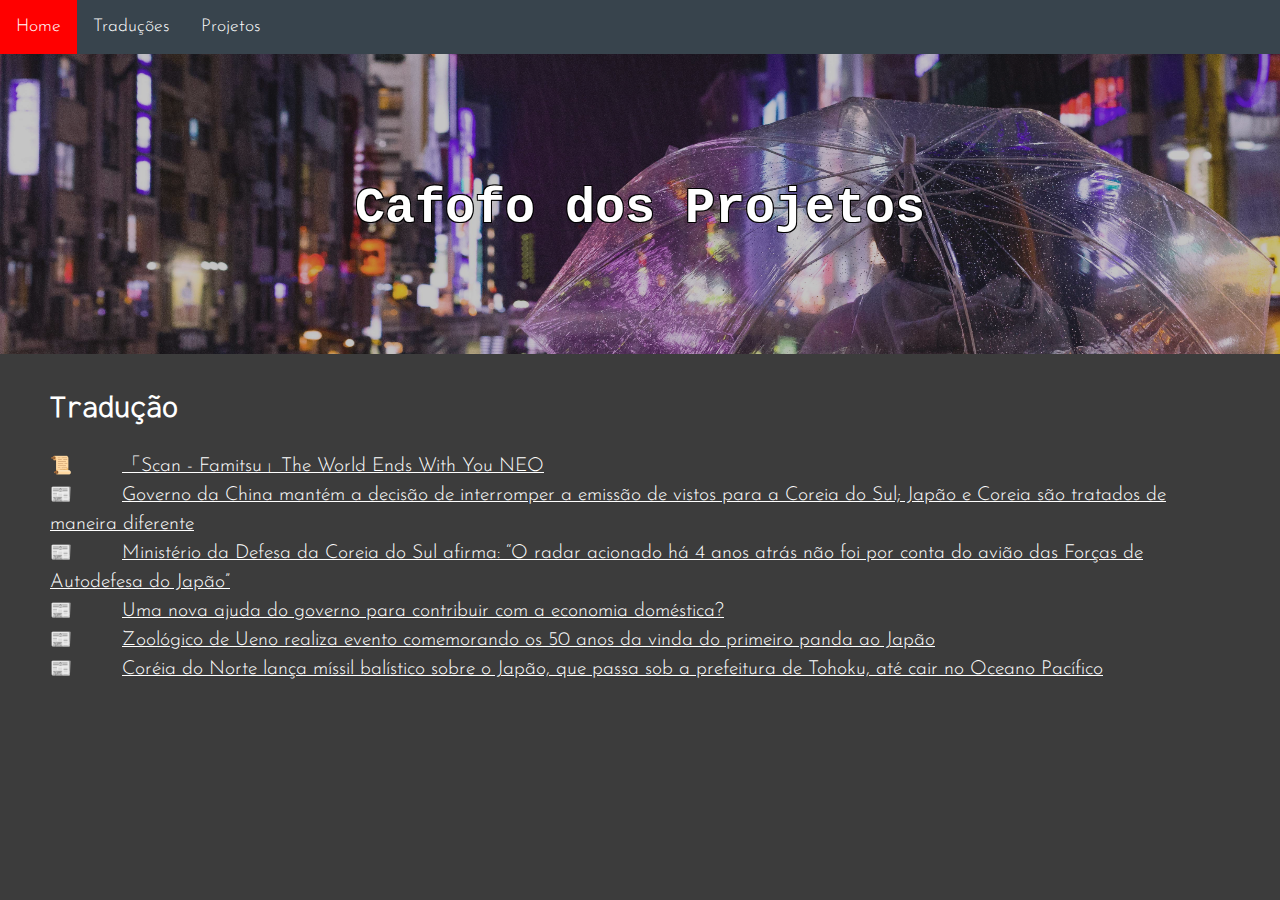
<file: traducoes.html>
<!DOCTYPE html>
<html>
<head>
<link rel="stylesheet" href="estilo.css">
<title>Traduções</title>
</head>
<body>


<ul>
  <li><a href="homepage.html">Home</a></li>
  <li><a href="traducoes.html">Traduções</a></li>
  <li class="dropdown">
    <a href="javascript:void(0)" class="dropbtn">Projetos</a>
    <div class="dropdown-content">
      <a href="data-science.html">Data Science</a>
      <a href="mapa-japao.html">Mapa do Japão</a>
	  <a href="mamoru-kun.html">Mamoru-kun</a>
      <a href="python.html">Python</a>
      <a href="youtube.html">Youtube</a>
    </div>
  </li>
</ul>


<div class="container">
	<img src="cover3.jpg" alt="Cover" style="width:2000px;height:300px; opacity:0.7">
	<div style="color:white; font-family:courier; font-size:50px; text-shadow:-1px -1px 0 #000, 1px -1px 0 #000, -1px 1px 0 #000, 1px 1px 0 #000;" class="center"><b>Cafofo dos Projetos</b></div>
	</div>


<h1>Tradução</h1>
<p>
📜<a href="scan-twewy.html" style="color:white">「Scan - Famitsu」The World Ends With You NEO</a><br>
📰<a href="governo-china-mantem-decisao.html" style="color:white">Governo da China mantém a decisão de interromper a emissão de vistos para a Coreia do Sul; Japão e Coreia são tratados de maneira diferente</a><br>
📰<a href="radar-coreia-sul.html" style="color:white">Ministério da Defesa da Coreia do Sul afirma: “O radar acionado há 4 anos atrás não foi por conta do avião das Forças de Autodefesa do Japão”</a><br>
📰<a href="uma-nova-ajuda.html" style="color:white">Uma nova ajuda do governo para contribuir com a economia doméstica?</a><br>
📰<a href="panda-50-anos.html" style="color:white">Zoológico de Ueno realiza evento comemorando os 50 anos da vinda do primeiro panda ao Japão</a><br>
📰<a href="coreia-norte-lanca-missil.html" style="color:white">Coréia do Norte lança míssil balístico sobre o Japão, que passa sob a prefeitura de Tohoku, até cair no Oceano Pacífico </a><br>
</p>

</body>
</html>
</file>
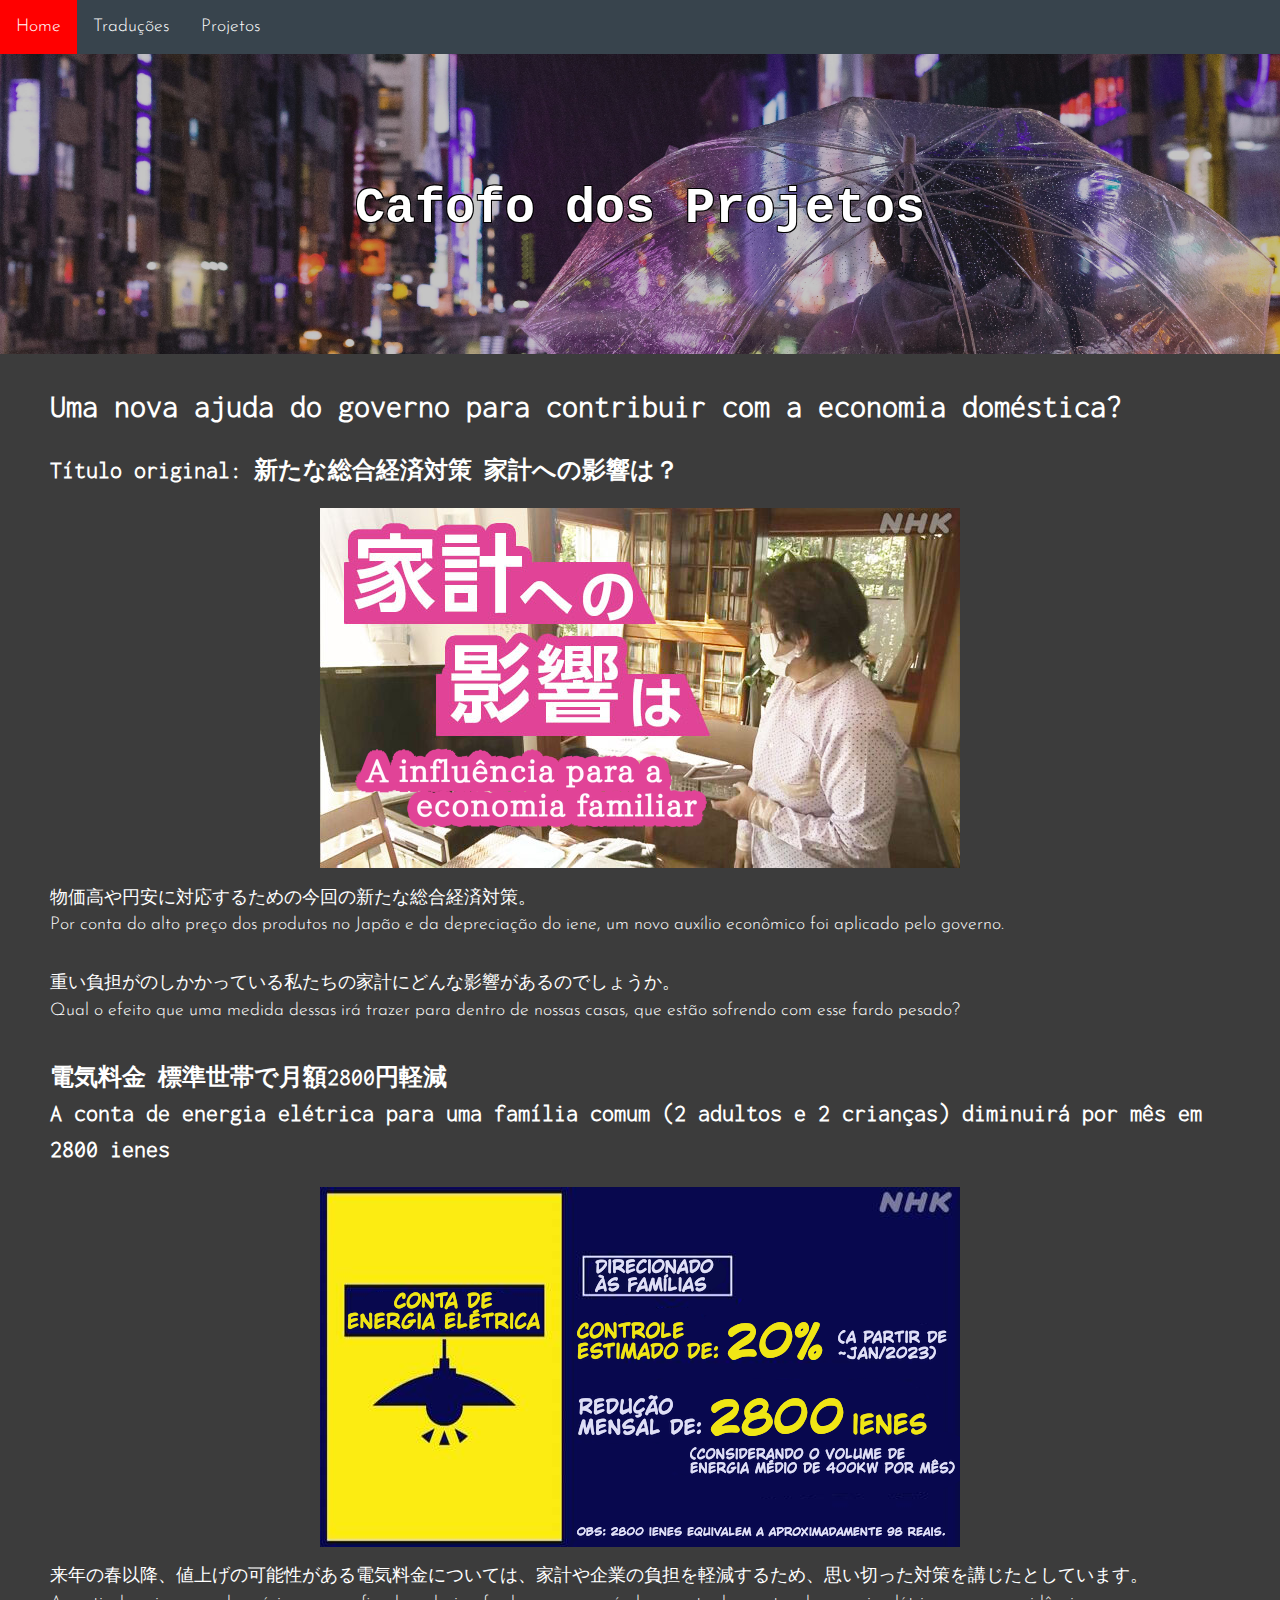
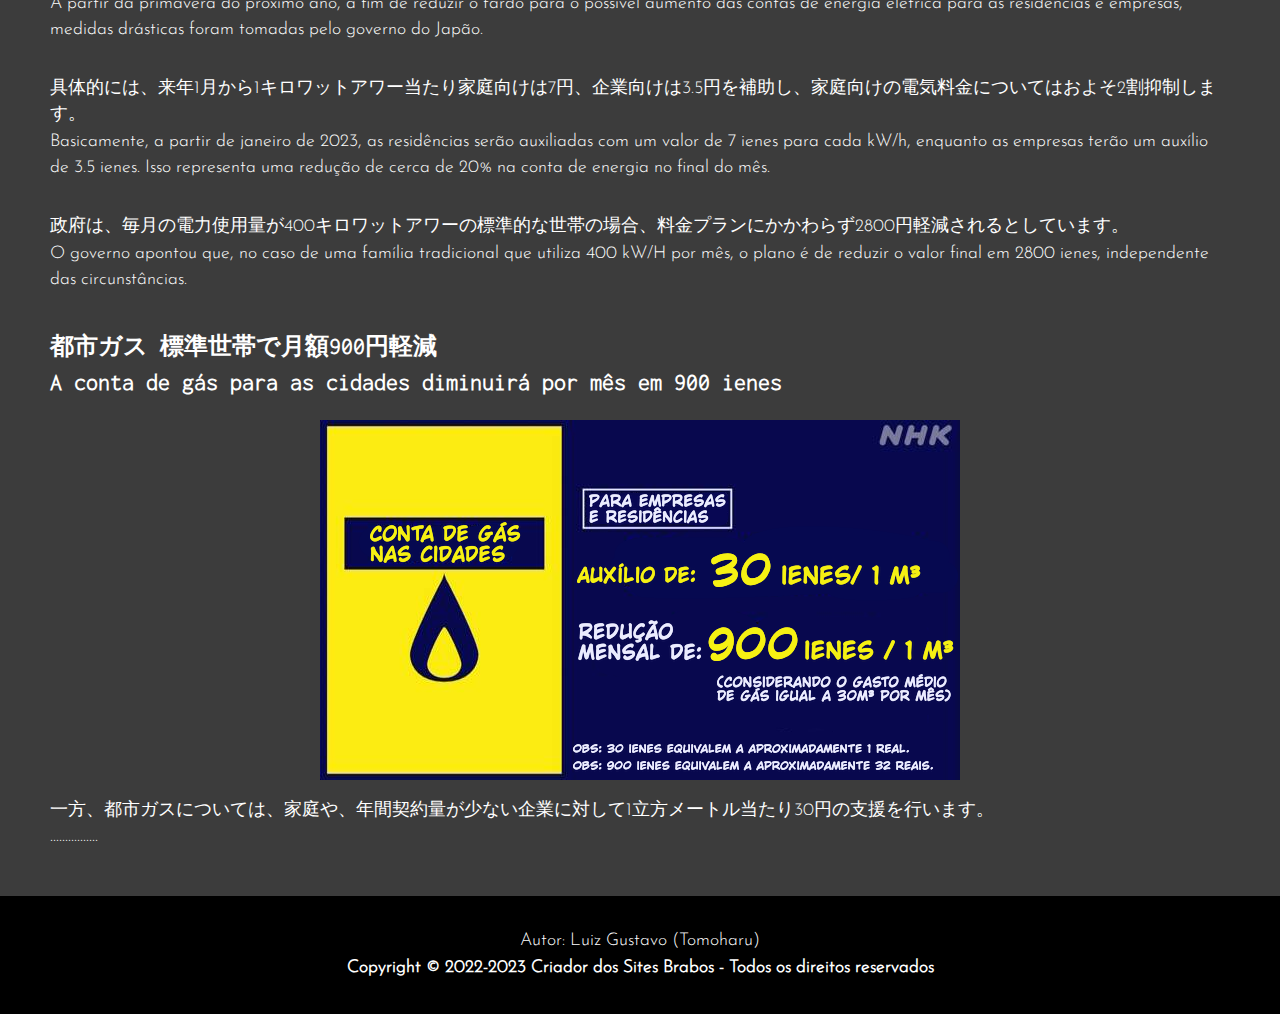
<file: uma-nova-ajuda.html>
<!DOCTYPE html>
<html>
<head>
<link rel="stylesheet" href="estilo.css">
<title>Uma nova ajuda do governo para contribuir com a economia doméstica?</title>
</head>
<body>


<ul>
  <li><a href="homepage.html">Home</a></li>
  <li><a href="traducoes.html">Traduções</a></li>
  <li class="dropdown">
    <a href="javascript:void(0)" class="dropbtn">Projetos</a>
    <div class="dropdown-content">
      <a href="data-science.html">Data Science</a>
      <a href="mapa-japao.html">Mapa do Japão</a>
	  <a href="mamoru-kun.html">Mamoru-kun</a>
      <a href="python.html">Python</a>
      <a href="youtube.html">Youtube</a>
    </div>
  </li>
</ul>


<div class="container">
	<img src="cover3.jpg" alt="Cover" style="width:2000px;height:300px; opacity:0.7">
	<div style="color:white; font-family:courier; font-size:50px; text-shadow:-1px -1px 0 #000, 1px -1px 0 #000, -1px 1px 0 #000, 1px 1px 0 #000;" class="center"><b>Cafofo dos Projetos</b></div>
	</div>


<h1>Uma nova ajuda do governo para contribuir com a economia doméstica?</h1>
<h2>Título original: 新たな総合経済対策 家計への影響は？</h2>

<img class="centro" src="contas-1.png">
<p> 物価高や円安に対応するための今回の新たな総合経済対策。<br>
Por conta do alto preço dos produtos no Japão e da depreciação do iene, um novo auxílio econômico foi aplicado pelo governo.</p>
<p>重い負担がのしかかっている私たちの家計にどんな影響があるのでしょうか。<br>
Qual o efeito que uma medida dessas irá trazer para dentro de nossas casas, que estão sofrendo com esse fardo pesado?</p>

<h2>電気料金 標準世帯で月額2800円軽減<br>
A conta de energia elétrica para uma família comum (2 adultos e 2 crianças) diminuirá por mês em 2800 ienes</h2>

<img class="centro" src="contas-2.png">
<p>来年の春以降、値上げの可能性がある電気料金については、家計や企業の負担を軽減するため、思い切った対策を講じたとしています。<br>
A partir da primavera do próximo ano,  a fim de reduzir o fardo para o possível aumento das contas de energia elétrica para as residências e empresas, medidas drásticas foram tomadas pelo governo do Japão.</p>
<p>具体的には、来年1月から1キロワットアワー当たり家庭向けは7円、企業向けは3.5円を補助し、家庭向けの電気料金についてはおよそ2割抑制します。<br>
Basicamente, a partir de janeiro de 2023, as residências serão auxiliadas com um valor de 7 ienes para cada kW/h, enquanto as empresas terão um auxílio de 3.5 ienes. Isso representa uma redução de cerca de 20% na conta de energia no final do mês.</p>
<p>政府は、毎月の電力使用量が400キロワットアワーの標準的な世帯の場合、料金プランにかかわらず2800円軽減されるとしています。<br>
O governo apontou que, no caso de uma família tradicional que utiliza 400 kW/H por mês, o plano é de reduzir o valor final em 2800 ienes, independente das circunstâncias.
</p>

<h2>都市ガス 標準世帯で月額900円軽減<br>
A conta de gás para as cidades diminuirá por mês em 900 ienes</h2>

<img class="centro" src="contas-3.png">
<p> 一方、都市ガスについては、家庭や、年間契約量が少ない企業に対して1立方メートル当たり30円の支援を行います。<br>
................</p>

<footer>
  <p>Autor: Luiz Gustavo (Tomoharu)<br>
  <strong>Copyright  © 2022-2023 Criador dos Sites Brabos - Todos os direitos reservados</p>
</footer>

</body>
</html>
</file>
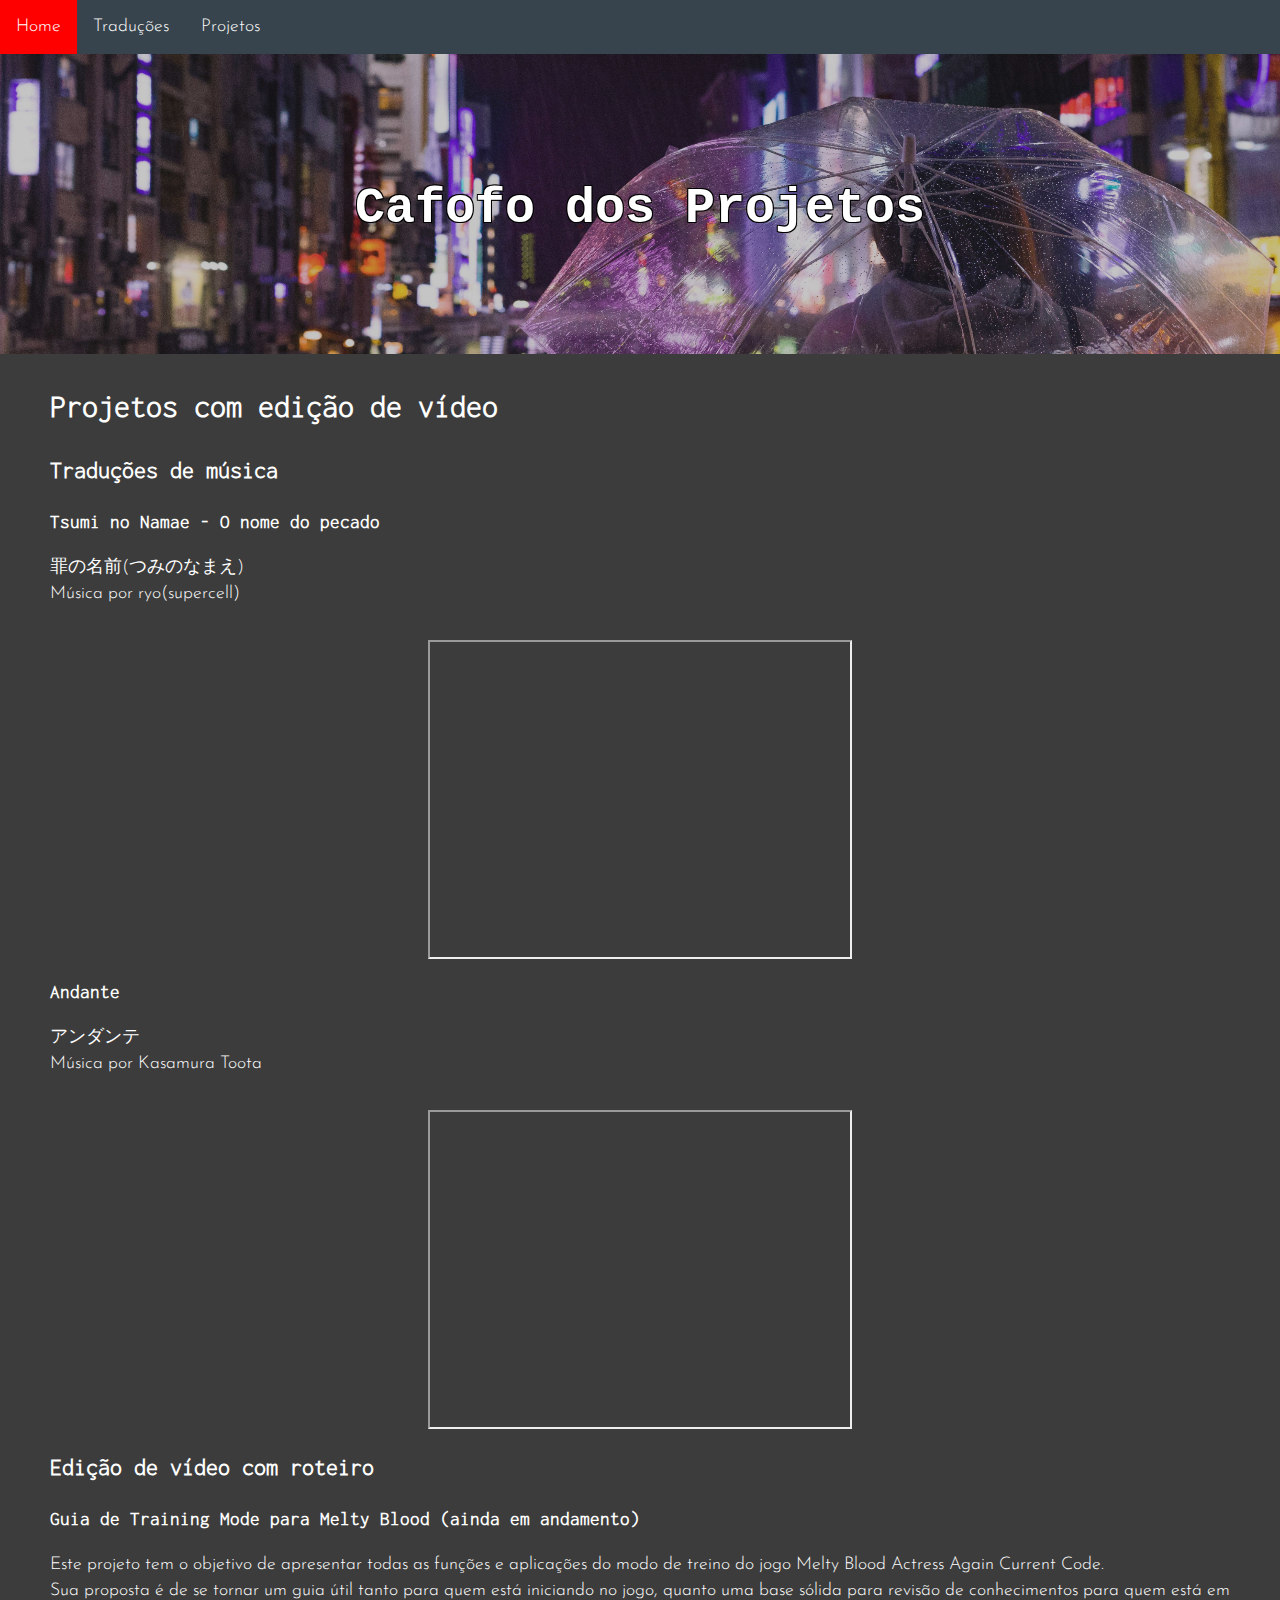
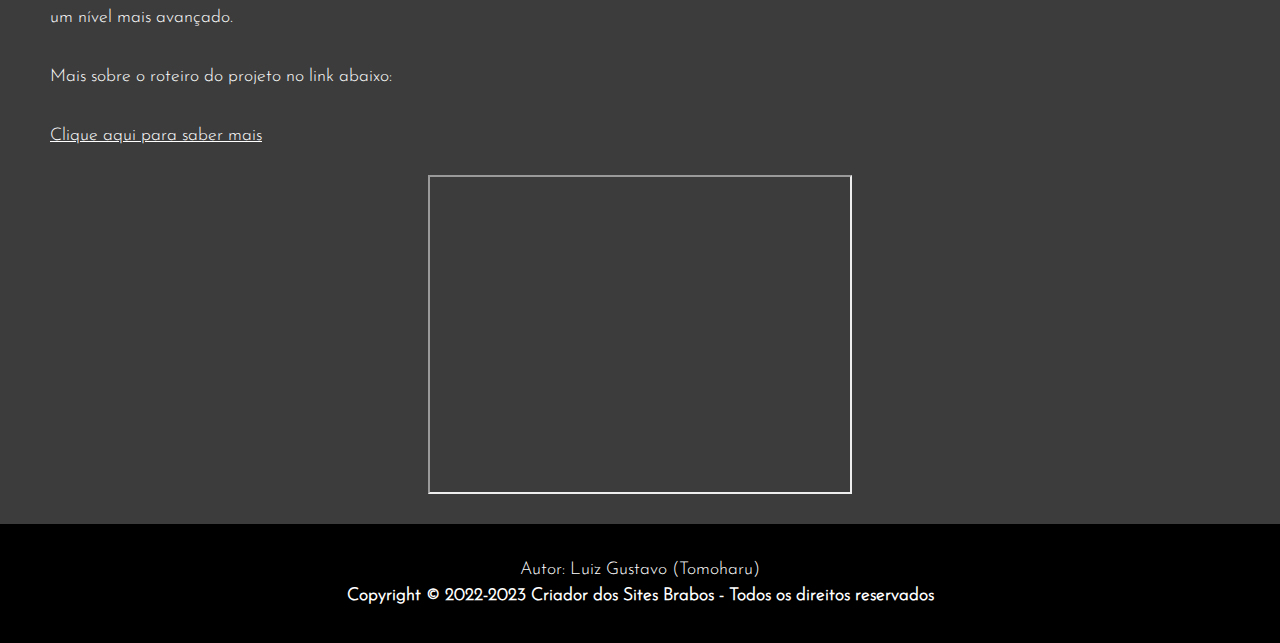
<file: youtube.html>
<!DOCTYPE html>
<html>
<head>
<link rel="stylesheet" href="estilo.css">
<title>Projetos em vídeo (YouTube)</title>
</head>
<body>


<ul>
  <li><a href="homepage.html">Home</a></li>
  <li><a href="traducoes.html">Traduções</a></li>
  <li class="dropdown">
    <a href="javascript:void(0)" class="dropbtn">Projetos</a>
    <div class="dropdown-content">
	  <a href="data-science.html">Data Science</a>
      <a href="mapa-japao.html">Mapa do Japão</a>
	  <a href="mamoru-kun.html">Mamoru-kun</a>
      <a href="python.html">Python</a>
      <a href="youtube.html">Youtube</a>
    </div>
  </li>
</ul>

<div class="container">
	<img src="cover3.jpg" alt="Cover" style="width:2000px;height:300px; opacity:0.7">
	<div style="color:white; font-family:courier; font-size:50px; text-shadow:-1px -1px 0 #000, 1px -1px 0 #000, -1px 1px 0 #000, 1px 1px 0 #000;" class="center"><b>Cafofo dos Projetos</b></div>
	</div>


<h1>Projetos com edição de vídeo </h1>
<h2>Traduções de música</h2>

<h3>Tsumi no Namae - O nome do pecado</h3>
<p>罪の名前(つみのなまえ)<br>
Música por ryo(supercell)</p>

<iframe class="centro" width="420" height="315"
src="https://youtube.com/embed/jCRib_retcA">
</iframe>

<h3>Andante</h3>
<p>アンダンテ<br>
Música por Kasamura Toota</p>

<iframe class="centro" width="420" height="315"
src="https://youtube.com/embed/g3ROggokFA0">
</iframe>

<h2>Edição de vídeo com roteiro</h2>
<h3>Guia de Training Mode para Melty Blood (ainda em andamento)</h3>
<p>Este projeto tem o objetivo de apresentar todas as funções e aplicações do modo de treino do jogo Melty Blood Actress Again Current Code.<br>
Sua proposta é de se tornar um guia útil tanto para quem está iniciando no jogo, quanto uma base sólida para revisão de conhecimentos para quem está em um nível mais avançado.</p>

<p>Mais sobre o roteiro do projeto no link abaixo:</p>
<a href="https://tomoharu18.notion.site/Guia-Training-Mode-Melty-e347a0ae986a4a13a2caef51d80d2590" style="color:white">Clique aqui para saber mais<br><br></a>

<iframe class="centro" width="420" height="315"
src="https://youtube.com/embed/t1p_lkFkWxM">
</iframe>


<footer>
  <p>Autor: Luiz Gustavo (Tomoharu)<br>
  <strong>Copyright  © 2022-2023 Criador dos Sites Brabos - Todos os direitos reservados</p>
</footer>

</body>
</html>
</file>
<file: estilo.css>
@font-face {
  font-family: Josefin Sans;
  src: url(JosefinSans-VariableFont_wght.ttf);
  font-weight: 300;
}

@font-face {
  font-family: Inconsolata;
  src: url(Inconsolata-VariableFont_wdth,wght.ttf);
  font-weight: 300;
}

.container{
position: relative;
}

.center {
position: absolute;
top: 50%;
left: 50%;
transform: translate(-50%, -50%);
font-size: 18px;
}

img{
max-width: 100%;
height: auto;
}

ul {
  list-style-type: none;
  margin: 0;
  padding: 0;
  overflow: hidden;
  background-color: #38444d;
}

li {
  float: left;
}

li a, .dropbtn {
  display: inline-block;
  color: white;
  font-size:110%;
  font-family:Josefin Sans;
  text-align: center;
  padding: 14px 16px;
  text-decoration: none;
}

li a:hover, .dropdown:hover .dropbtn {
  background-color: red;
}

li.dropdown {
  display: inline-block;
}

.dropdown-content {
  display: none;
  position: absolute;
  background-color: #f9f9f9;
  min-width: 160px;
  box-shadow: 0px 8px 16px 0px rgba(0,0,0,0.2);
  z-index: 1;
}

.dropdown-content a {
  color: black;
  padding: 12px 16px;
  text-decoration: none;
  display: block;
  text-align: left;
}

.dropdown-content a:hover {background-color: #f1f1f1;}

.dropdown:hover .dropdown-content {
  display: block;
}






img.centro {
    display: block;
    margin: 0 auto;
}

iframe.centro{
    display: block;
    margin: 0 auto;
}

embed.centro{
    display: block;
    margin: 0 auto;
}

body{
margin:0;
background-color:rgb(60, 60, 60);
color:white;
line-height: 1.5;
}
h1, h2, h3{
padding-left:50px;
padding-right:50px;
font-family:Inconsolata;
}

p, a{
padding-left:50px;
padding-right:50px;
padding-bottom: 15px;
font-size:110%;
font-family:Josefin Sans;
}

footer {
  text-align: center;
  font-family:Josefin Sans;
  font-size:100%;
  margin-top:30px;
  padding-top: 15px;
  padding-bottom: 0.5px;
  background-color: black;
  color: white;
}
</file>
